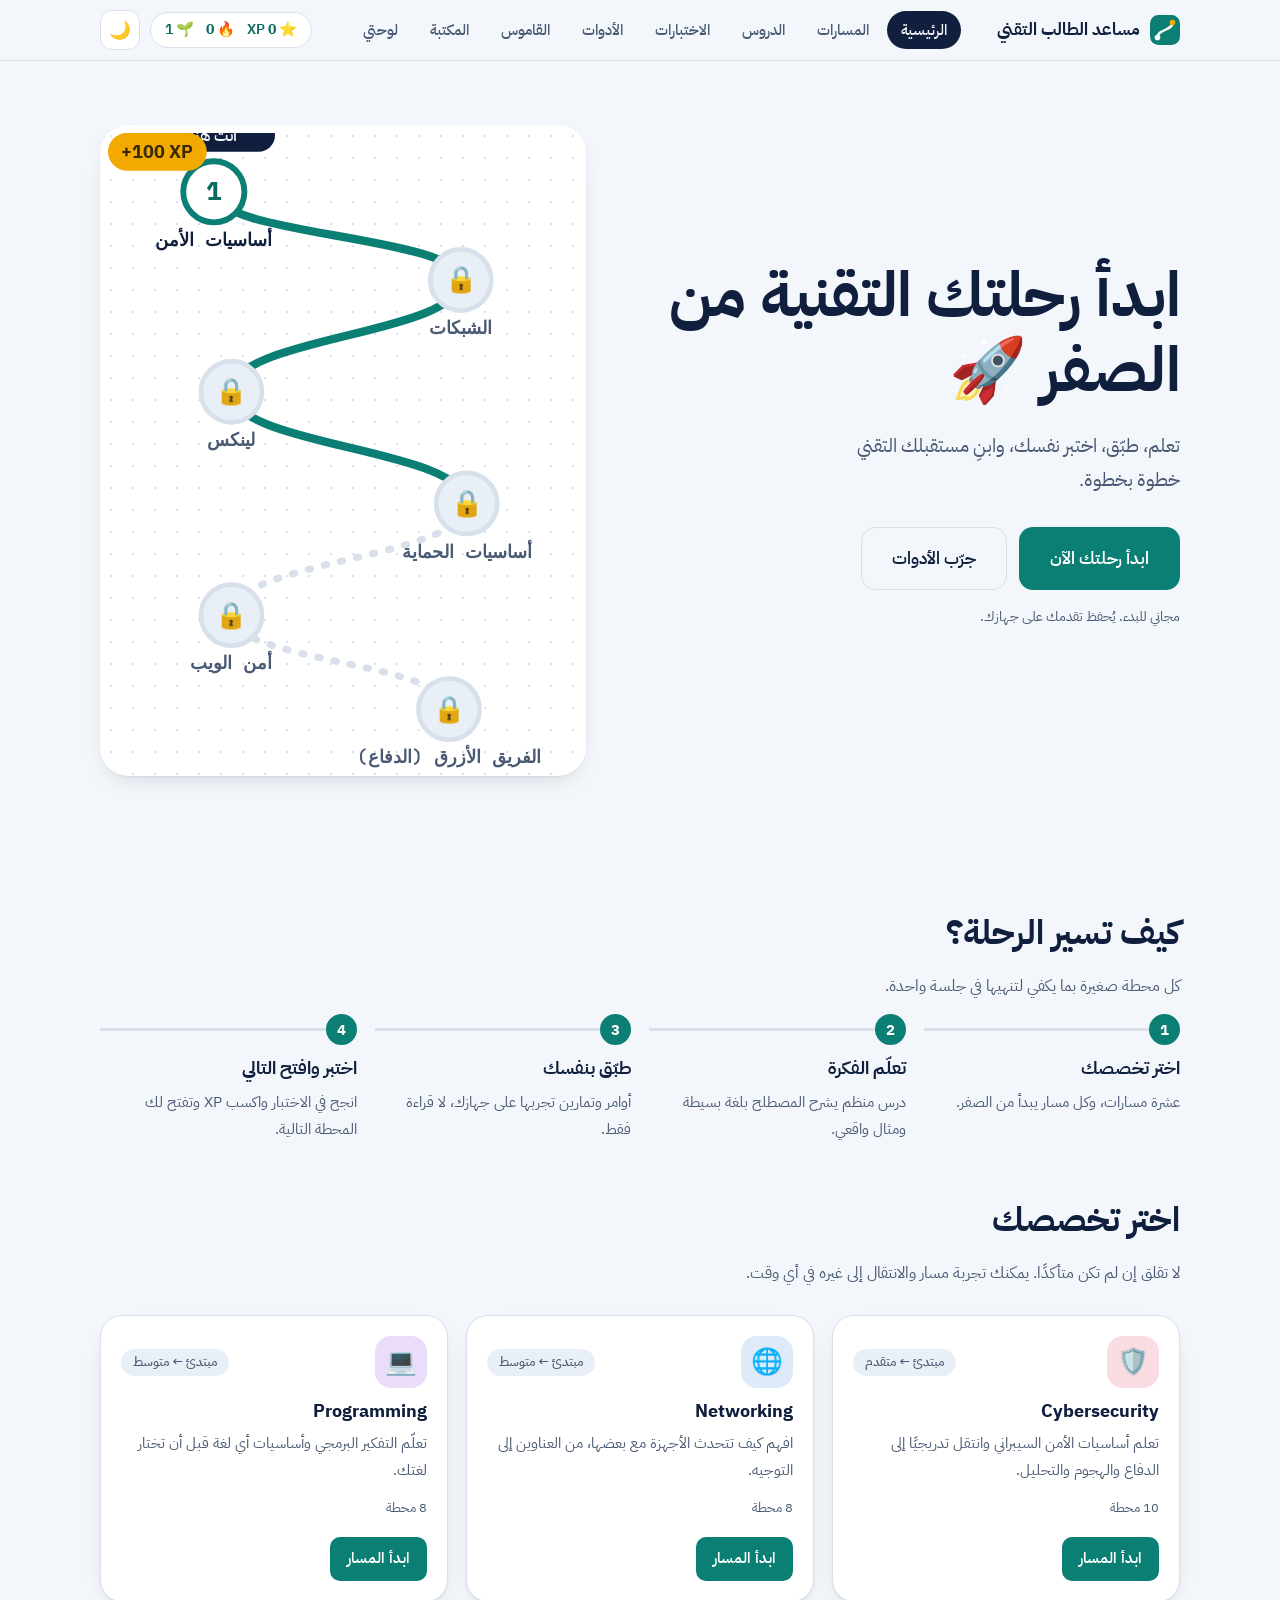
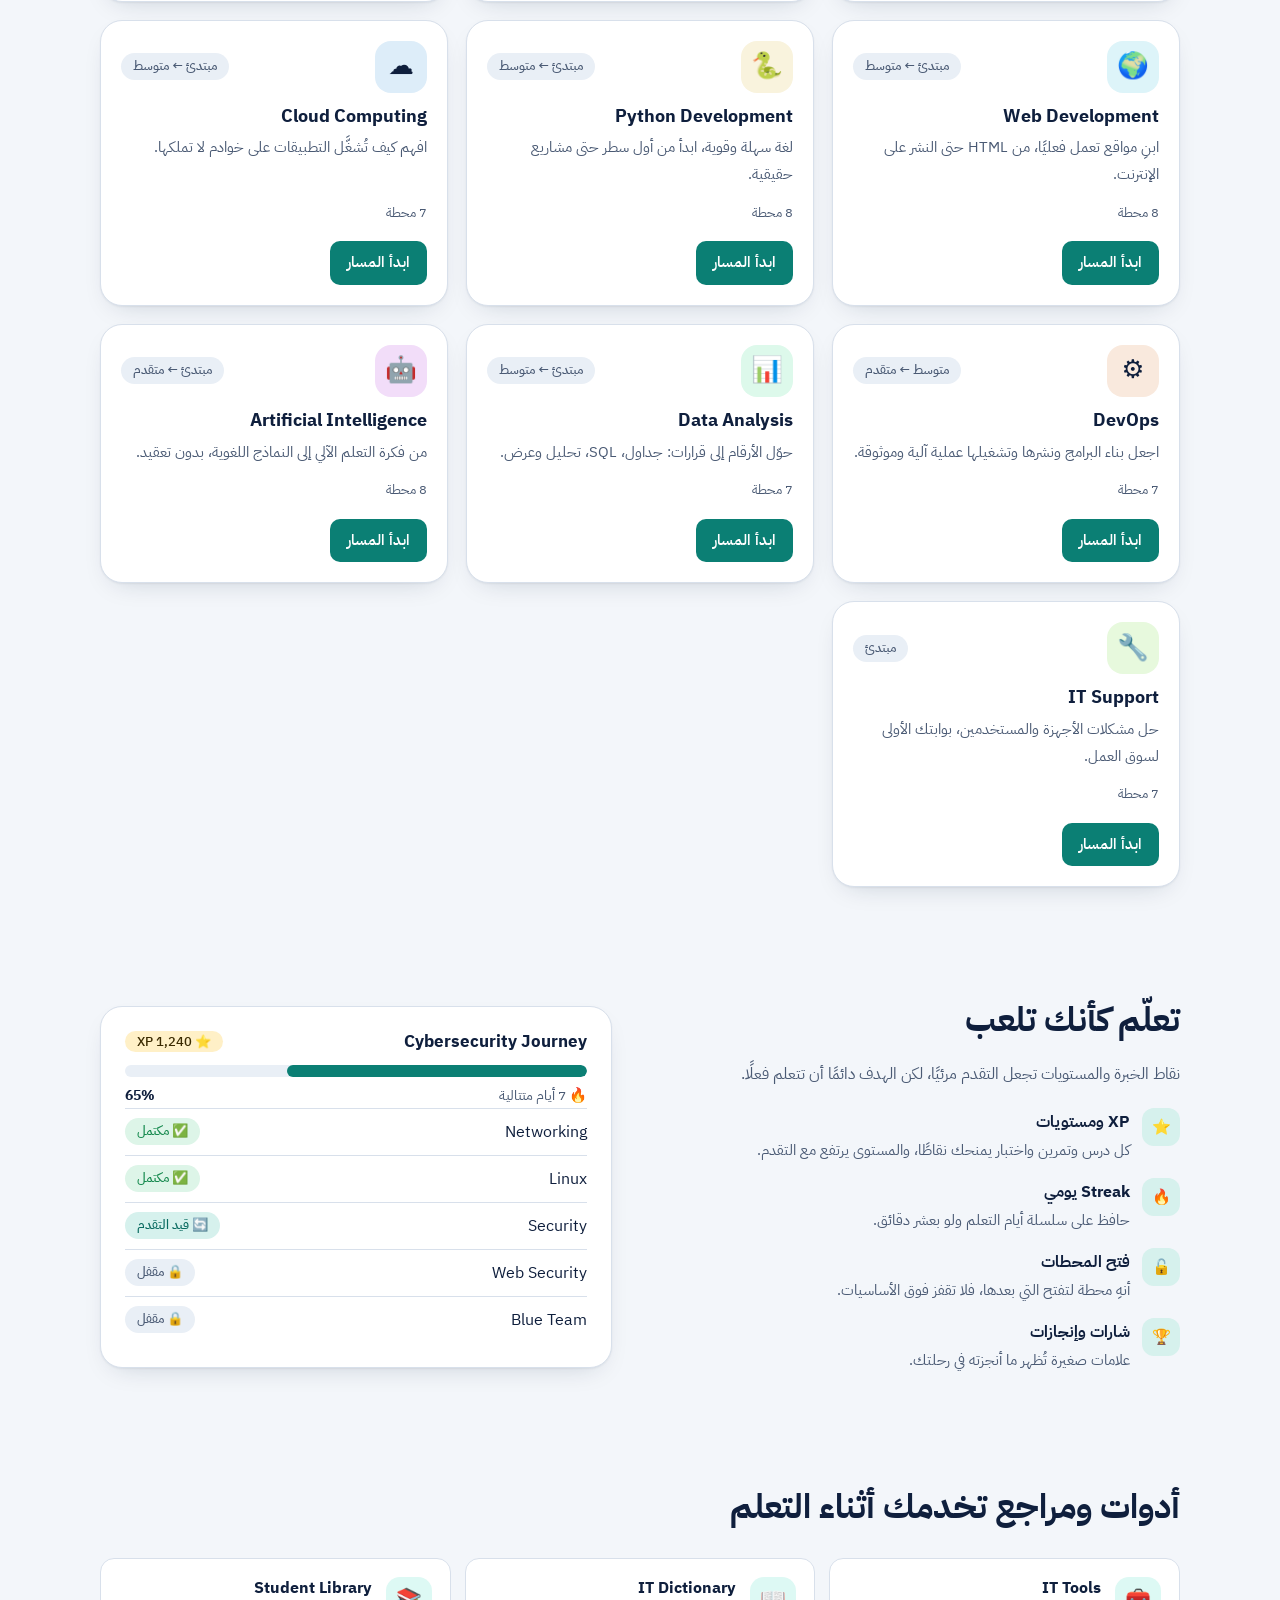
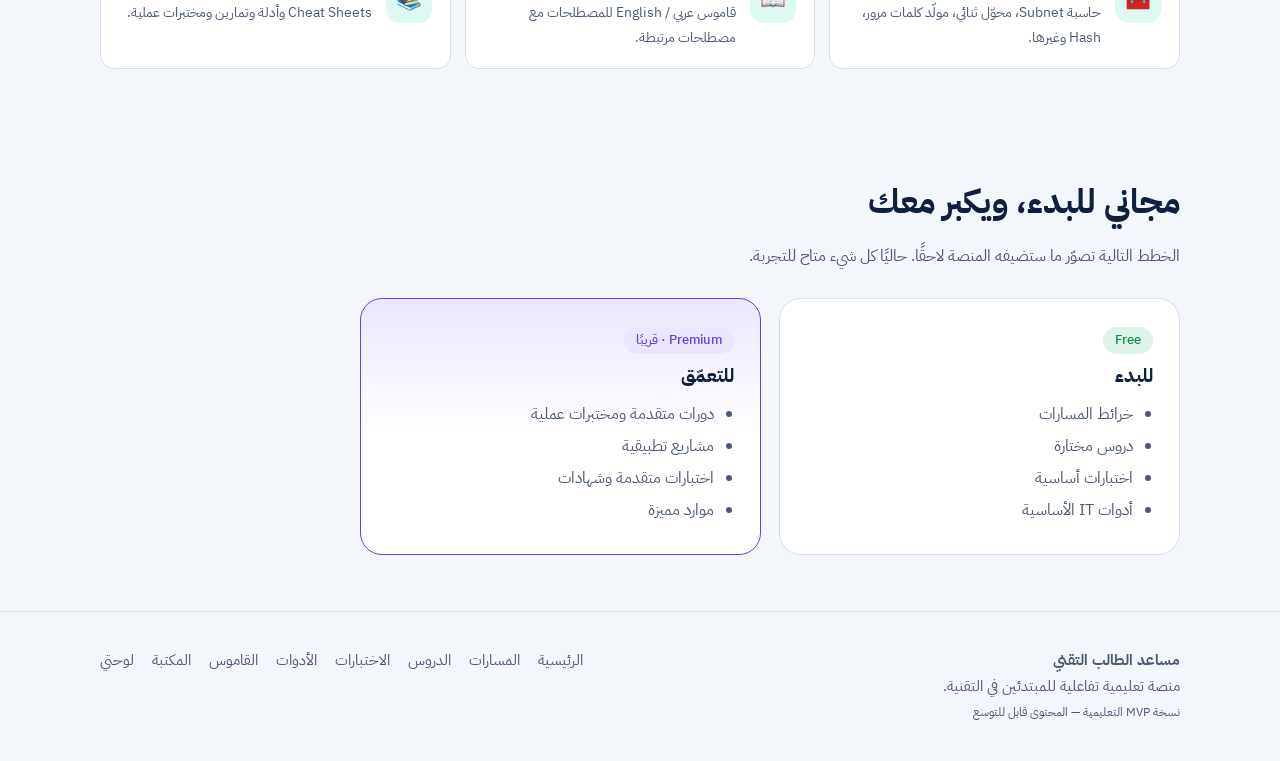
<file: index.html>
<!DOCTYPE html>
<html lang="ar" dir="rtl">
<head>
<meta charset="utf-8">
<meta name="viewport" content="width=device-width, initial-scale=1">
<title>مساعد الطالب التقني — ابدأ رحلتك التقنية من الصفر</title>
<meta name="description" content="منصة تعليمية تفاعلية تساعد المبتدئين على اختيار تخصصهم التقني والتقدم فيه عبر خريطة طريق، دروس، اختبارات وأدوات.">
<script>try{document.documentElement.dataset.theme=localStorage.getItem('mst:theme')||(matchMedia('(prefers-color-scheme:dark)').matches?'dark':'light')}catch(e){}</script>
<link rel="preconnect" href="https://fonts.googleapis.com">
<link rel="preconnect" href="https://fonts.gstatic.com" crossorigin>
<link href="https://fonts.googleapis.com/css2?family=IBM+Plex+Sans+Arabic:wght@400;500;600;700&family=JetBrains+Mono:wght@500;700&display=swap" rel="stylesheet">
<link rel="stylesheet" href="css/style.css">
</head>
<body data-page="home">
<div id="app-header"></div>

<main id="main">
  <section class="hero">
    <div class="wrap hero-grid">
      <div>
        <h1>ابدأ رحلتك التقنية من الصفر 🚀</h1>
        <p class="lead">تعلم، طبّق، اختبر نفسك، وابنِ مستقبلك التقني خطوة بخطوة.</p>
        <div class="hero-cta">
          <a class="btn btn-lg" href="roadmap.html">ابدأ رحلتك الآن</a>
          <a class="btn btn-lg btn-ghost" href="tools.html">جرّب الأدوات</a>
        </div>
        <p class="hero-note">مجاني للبدء. يُحفظ تقدمك على جهازك.</p>
      </div>
      <div class="trail-card" id="hero-trail" aria-label="رسم توضيحي لخريطة رحلة تعلم"></div>
    </div>
  </section>

  <section class="section">
    <div class="wrap">
      <div class="section-head"><h2>كيف تسير الرحلة؟</h2><p>كل محطة صغيرة بما يكفي لتنهيها في جلسة واحدة.</p></div>
      <div class="steps">
        <div class="step"><h3>اختر تخصصك</h3><p>عشرة مسارات، وكل مسار يبدأ من الصفر.</p></div>
        <div class="step"><h3>تعلّم الفكرة</h3><p>درس منظم يشرح المصطلح بلغة بسيطة ومثال واقعي.</p></div>
        <div class="step"><h3>طبّق بنفسك</h3><p>أوامر وتمارين تجربها على جهازك، لا قراءة فقط.</p></div>
        <div class="step"><h3>اختبر وافتح التالي</h3><p>انجح في الاختبار واكسب XP وتفتح لك المحطة التالية.</p></div>
      </div>
    </div>
  </section>

  <section class="section" id="tracks" style="padding-block-start:0">
    <div class="wrap">
      <div class="section-head"><h2>اختر تخصصك</h2><p>لا تقلق إن لم تكن متأكدًا. يمكنك تجربة مسار والانتقال إلى غيره في أي وقت.</p></div>
      <div class="track-grid" id="track-grid"></div>
    </div>
  </section>

  <section class="section">
    <div class="wrap split">
      <div>
        <div class="section-head" style="margin:0 0 20px"><h2>تعلّم كأنك تلعب</h2><p>نقاط الخبرة والمستويات تجعل التقدم مرئيًا، لكن الهدف دائمًا أن تتعلم فعلًا.</p></div>
        <ul class="bullets">
          <li><span class="ic">⭐</span><div><b>XP ومستويات</b><span>كل درس وتمرين واختبار يمنحك نقاطًا، والمستوى يرتفع مع التقدم.</span></div></li>
          <li><span class="ic">🔥</span><div><b>Streak يومي</b><span>حافظ على سلسلة أيام التعلم ولو بعشر دقائق.</span></div></li>
          <li><span class="ic">🔓</span><div><b>فتح المحطات</b><span>أنهِ محطة لتفتح التي بعدها، فلا تقفز فوق الأساسيات.</span></div></li>
          <li><span class="ic">🏆</span><div><b>شارات وإنجازات</b><span>علامات صغيرة تُظهر ما أنجزته في رحلتك.</span></div></li>
        </ul>
      </div>
      <div class="preview" aria-label="مثال على شكل التقدم">
        <h3><span>Cybersecurity Journey</span><span class="chip xp">⭐ 1,240 XP</span></h3>
        <div class="bar" style="margin-block-start:12px"><i style="width:65%"></i></div>
        <div style="display:flex;justify-content:space-between;font-size:.9rem;margin-block:6px 0"><span class="muted">🔥 7 أيام متتالية</span><b>65%</b></div>
        <div class="row"><span>Networking</span><span class="st chip ok">✅ مكتمل</span></div>
        <div class="row"><span>Linux</span><span class="st chip ok">✅ مكتمل</span></div>
        <div class="row"><span>Security</span><span class="st chip brand">🔄 قيد التقدم</span></div>
        <div class="row"><span>Web Security</span><span class="st chip">🔒 مقفل</span></div>
        <div class="row"><span>Blue Team</span><span class="st chip">🔒 مقفل</span></div>
      </div>
    </div>
  </section>

  <section class="section">
    <div class="wrap">
      <div class="section-head"><h2>أدوات ومراجع تخدمك أثناء التعلم</h2></div>
      <div class="list-grid">
        <a class="item-card" href="tools.html"><span class="ic">🧰</span><div><h3>IT Tools</h3><p>حاسبة Subnet، محوّل ثنائي، مولّد كلمات مرور، Hash وغيرها.</p></div></a>
        <a class="item-card" href="dictionary.html"><span class="ic">📖</span><div><h3>IT Dictionary</h3><p>قاموس عربي / English للمصطلحات مع مصطلحات مرتبطة.</p></div></a>
        <a class="item-card" href="library.html"><span class="ic">📚</span><div><h3>Student Library</h3><p>Cheat Sheets وأدلة وتمارين ومختبرات عملية.</p></div></a>
      </div>
    </div>
  </section>

  <section class="section">
    <div class="wrap">
      <div class="section-head"><h2>مجاني للبدء، ويكبر معك</h2><p>الخطط التالية تصوّر ما ستضيفه المنصة لاحقًا. حاليًا كل شيء متاح للتجربة.</p></div>
      <div class="plans">
        <div class="plan"><span class="chip ok">Free</span><h3 style="margin-block-start:10px">للبدء</h3>
          <ul><li>خرائط المسارات</li><li>دروس مختارة</li><li>اختبارات أساسية</li><li>أدوات IT الأساسية</li></ul></div>
        <div class="plan pro"><span class="chip premium">Premium · قريبًا</span><h3 style="margin-block-start:10px">للتعمّق</h3>
          <ul><li>دورات متقدمة ومختبرات عملية</li><li>مشاريع تطبيقية</li><li>اختبارات متقدمة وشهادات</li><li>موارد مميزة</li></ul></div>
      </div>
    </div>
  </section>
</main>

<div id="app-footer"></div>
<script src="js/data.js"></script>
<script src="js/app.js"></script>
<script src="js/home.js"></script>
</body>
</html>
</file>
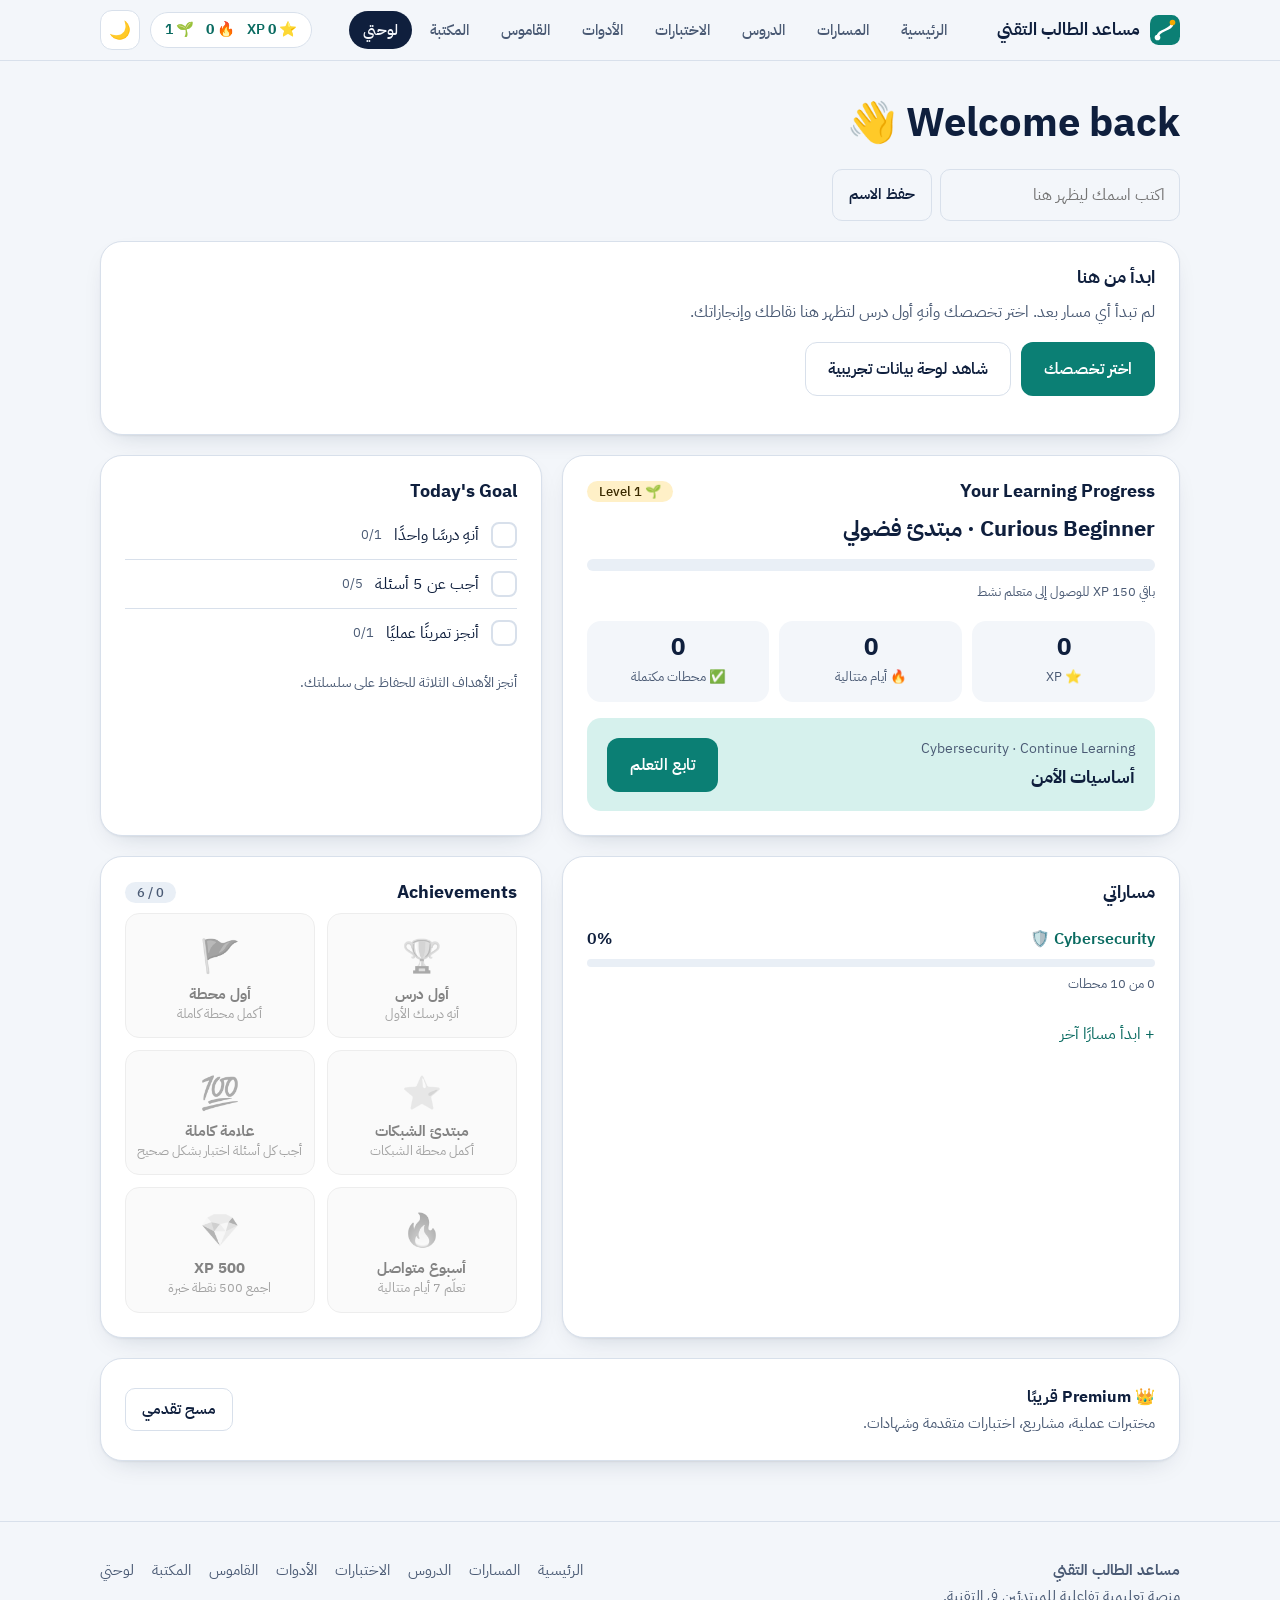
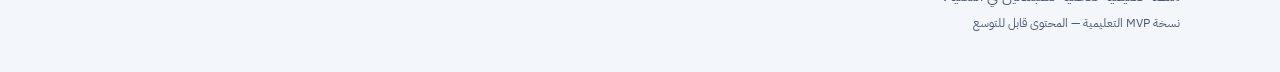
<file: dashboard.html>
<!DOCTYPE html>
<html lang="ar" dir="rtl">
<head>
<meta charset="utf-8">
<meta name="viewport" content="width=device-width, initial-scale=1">
<title>لوحتي — مساعد الطالب التقني</title>
<script>try{document.documentElement.dataset.theme=localStorage.getItem('mst:theme')||(matchMedia('(prefers-color-scheme:dark)').matches?'dark':'light')}catch(e){}</script>
<link rel="preconnect" href="https://fonts.googleapis.com">
<link rel="preconnect" href="https://fonts.gstatic.com" crossorigin>
<link href="https://fonts.googleapis.com/css2?family=IBM+Plex+Sans+Arabic:wght@400;500;600;700&family=JetBrains+Mono:wght@500;700&display=swap" rel="stylesheet">
<link rel="stylesheet" href="css/style.css">
</head>
<body data-page="dashboard">
<div id="app-header"></div>
<main class="wrap" id="dash-root"></main>
<div id="app-footer"></div>
<script src="js/data.js"></script>
<script src="js/app.js"></script>
<script src="js/dashboard.js"></script>
</body>
</html>
</file>
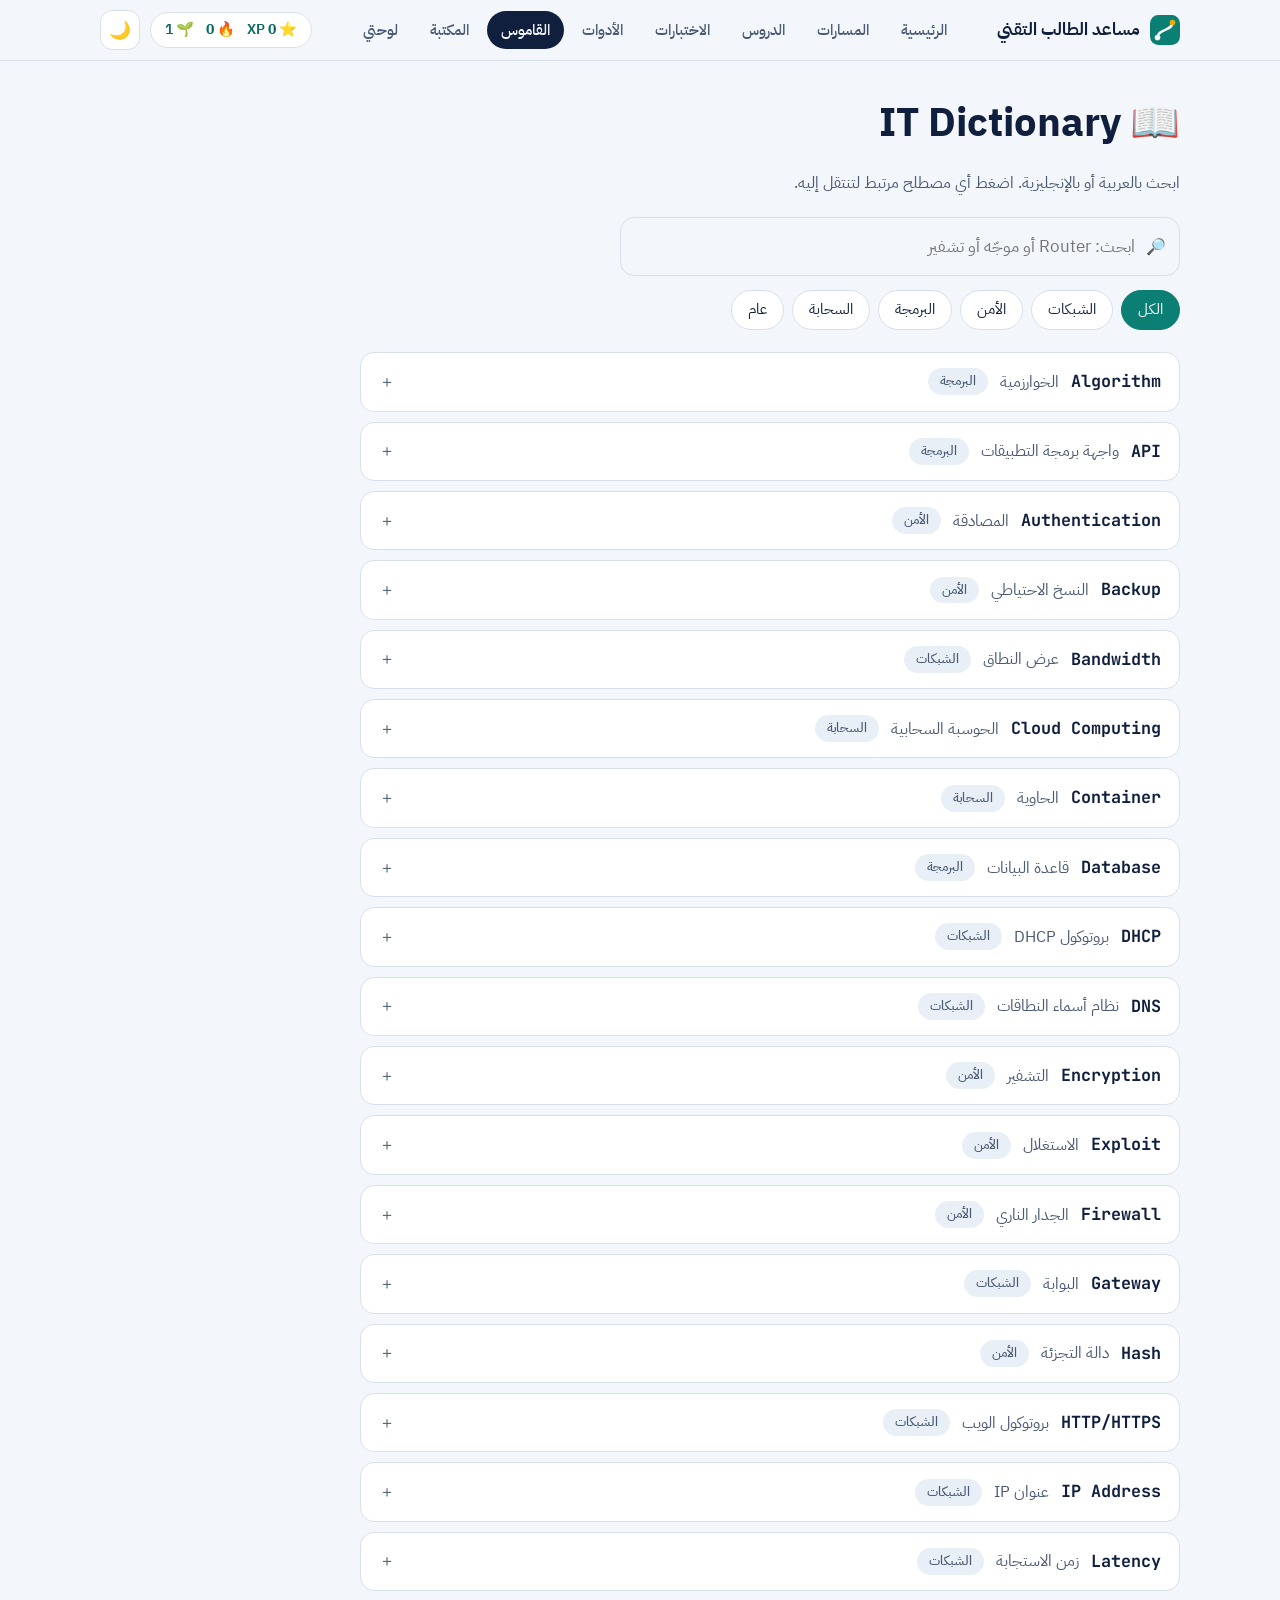
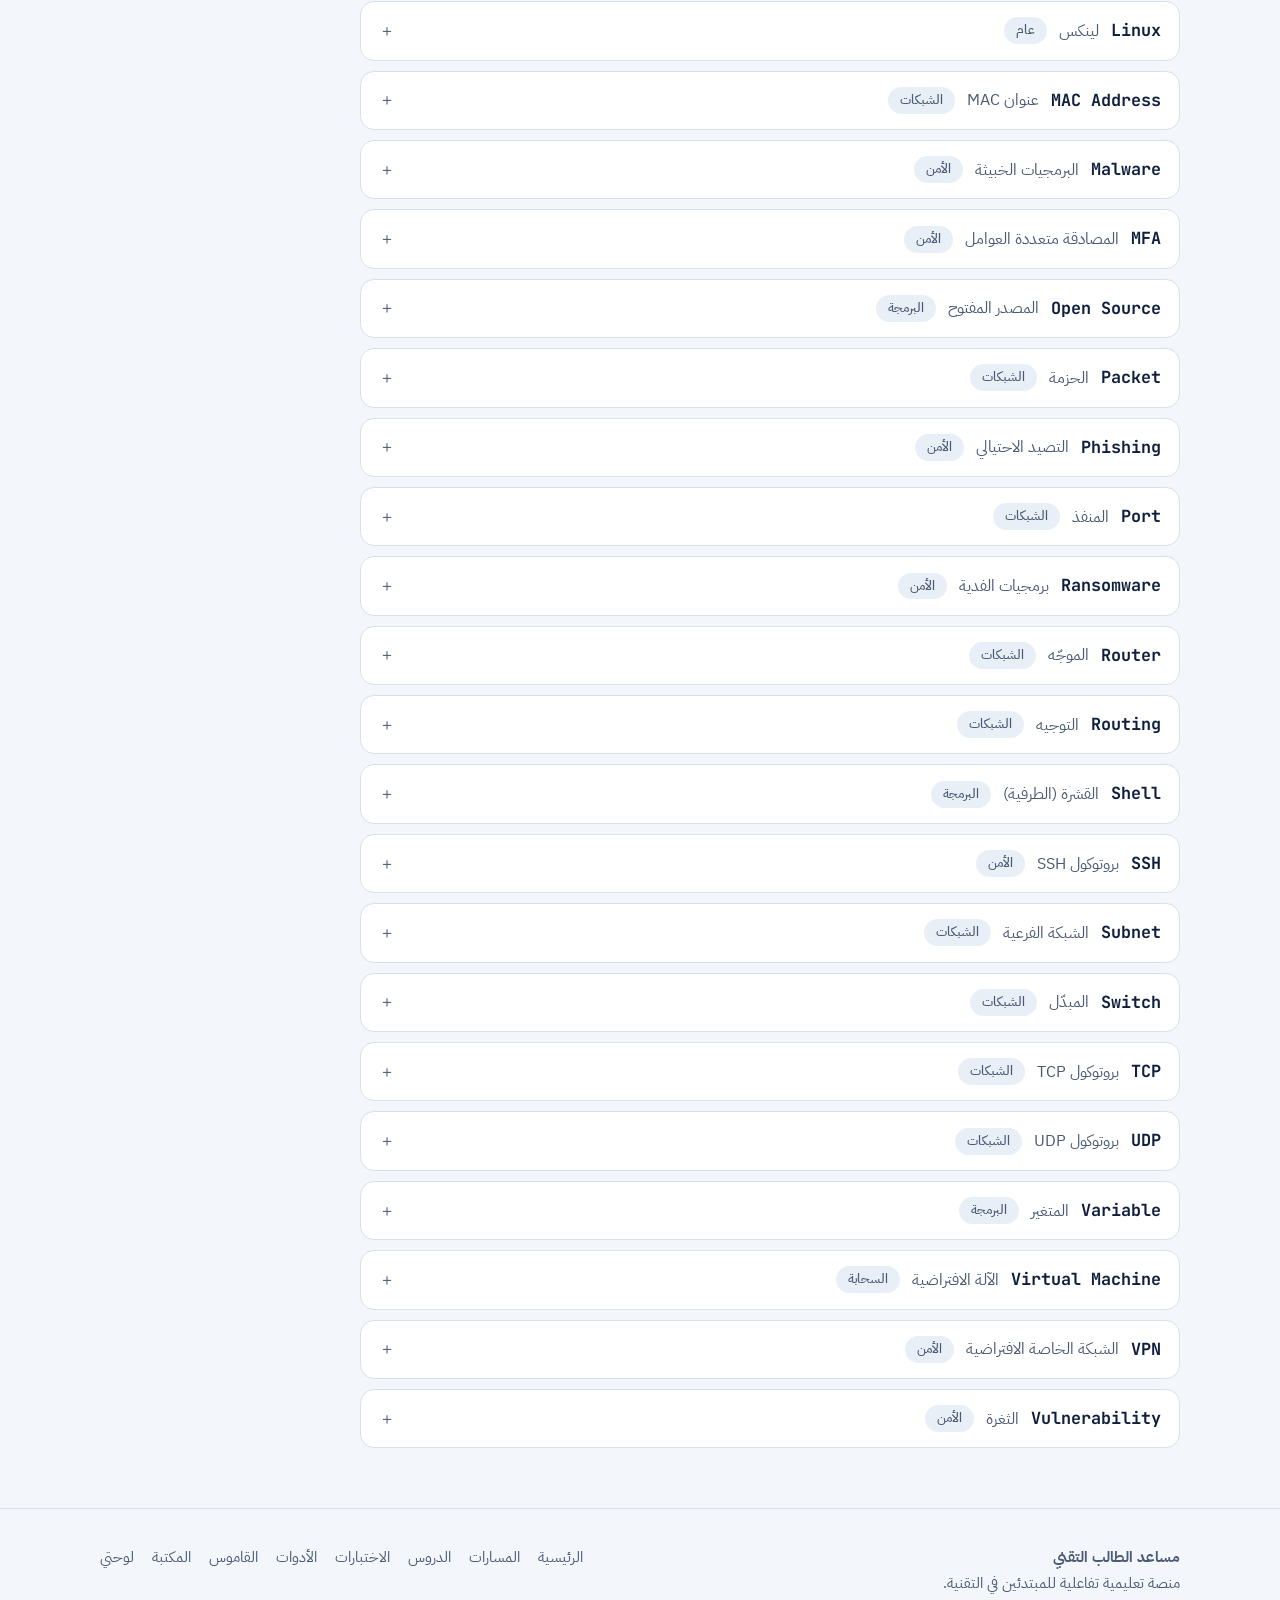
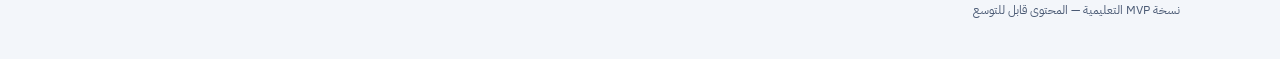
<file: dictionary.html>
<!DOCTYPE html>
<html lang="ar" dir="rtl">
<head>
<meta charset="utf-8">
<meta name="viewport" content="width=device-width, initial-scale=1">
<title>IT Dictionary — مساعد الطالب التقني</title>
<script>try{document.documentElement.dataset.theme=localStorage.getItem('mst:theme')||(matchMedia('(prefers-color-scheme:dark)').matches?'dark':'light')}catch(e){}</script>
<link rel="preconnect" href="https://fonts.googleapis.com">
<link rel="preconnect" href="https://fonts.gstatic.com" crossorigin>
<link href="https://fonts.googleapis.com/css2?family=IBM+Plex+Sans+Arabic:wght@400;500;600;700&family=JetBrains+Mono:wght@500;700&display=swap" rel="stylesheet">
<link rel="stylesheet" href="css/style.css">
</head>
<body data-page="dictionary">
<div id="app-header"></div>
<main class="wrap">
  <div class="page-head"><h1>📖 IT Dictionary</h1>
    <p>ابحث بالعربية أو بالإنجليزية. اضغط أي مصطلح مرتبط لتنتقل إليه.</p></div>
  <div class="search-bar"><label class="sr-only" for="q">بحث</label><input id="q" type="search" placeholder="ابحث: Router أو موجّه أو تشفير" autocomplete="off"></div>
  <div class="filters" id="filters" role="group" aria-label="التصنيف"></div>
  <div class="terms" id="terms" aria-live="polite"></div>
</main>
<div id="app-footer"></div>
<script src="js/data.js"></script>
<script src="js/app.js"></script>
<script src="js/dictionary.js"></script>
</body>
</html>
</file>
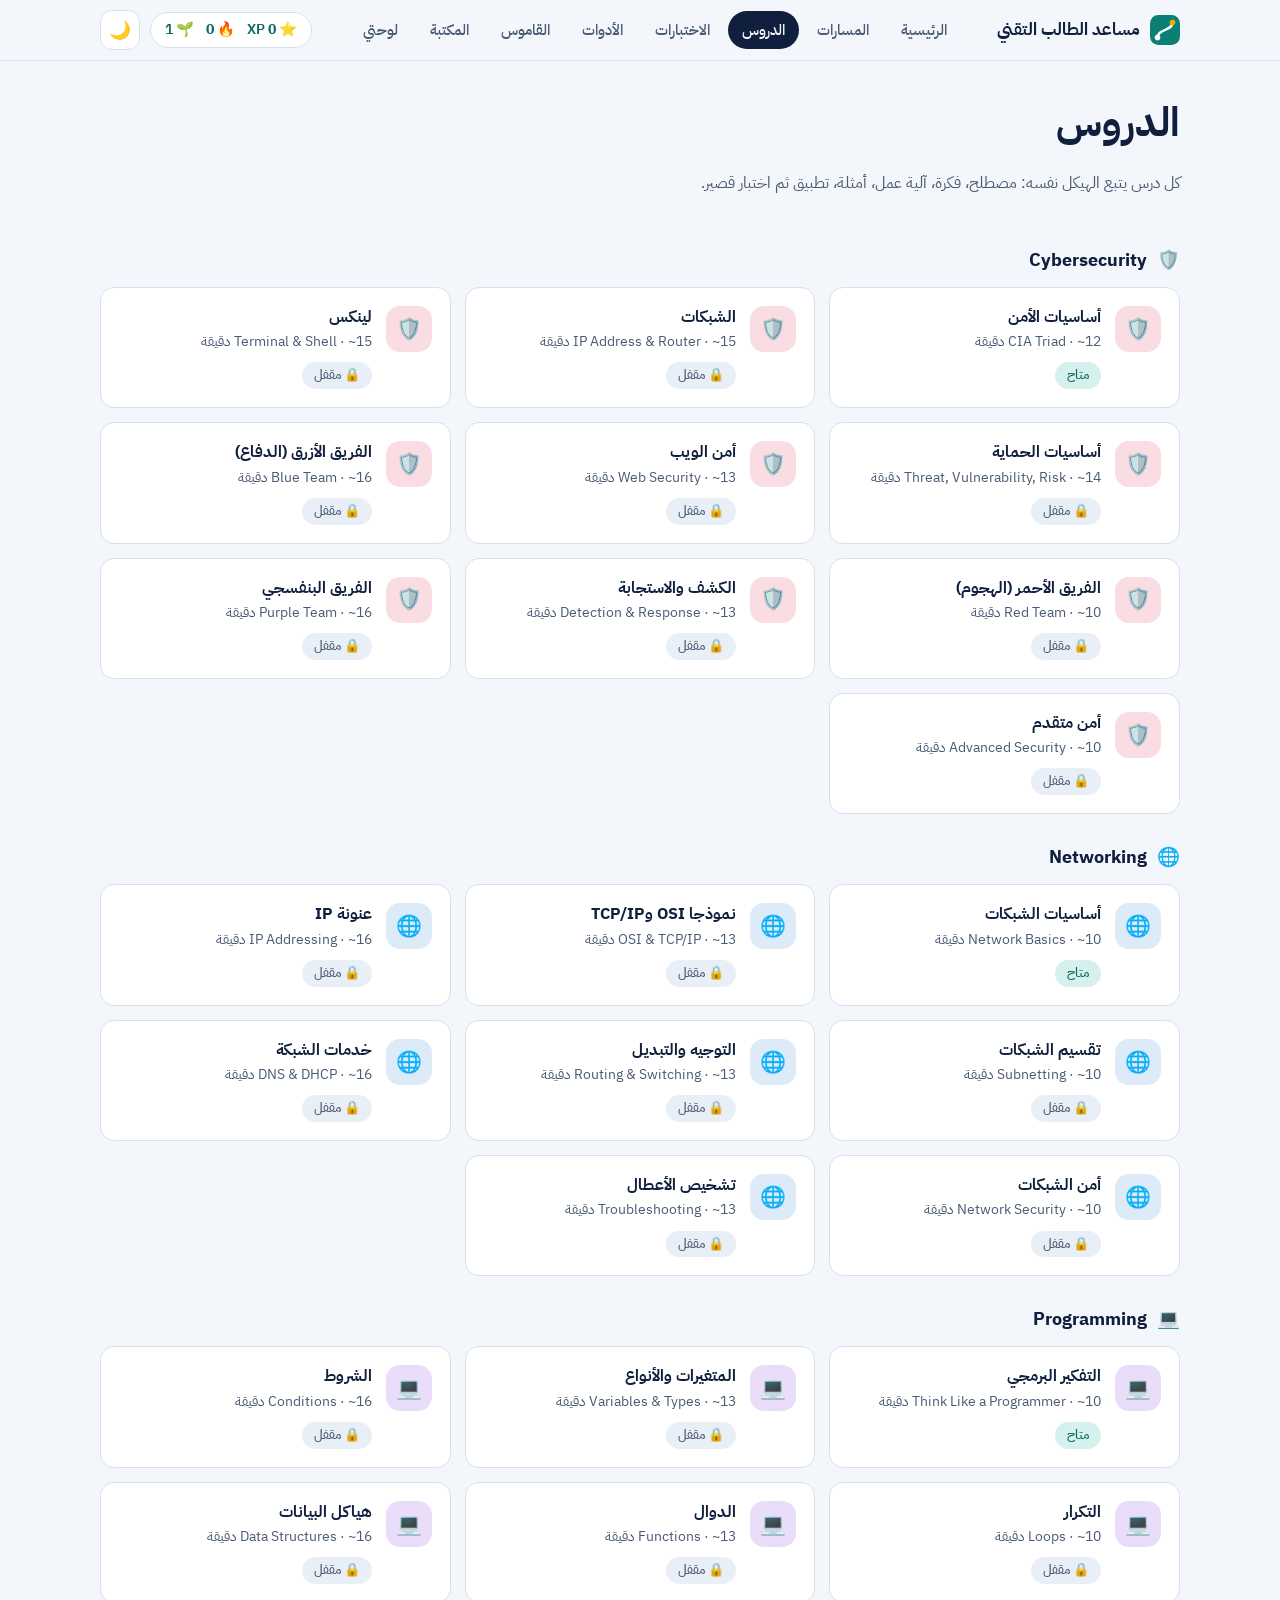
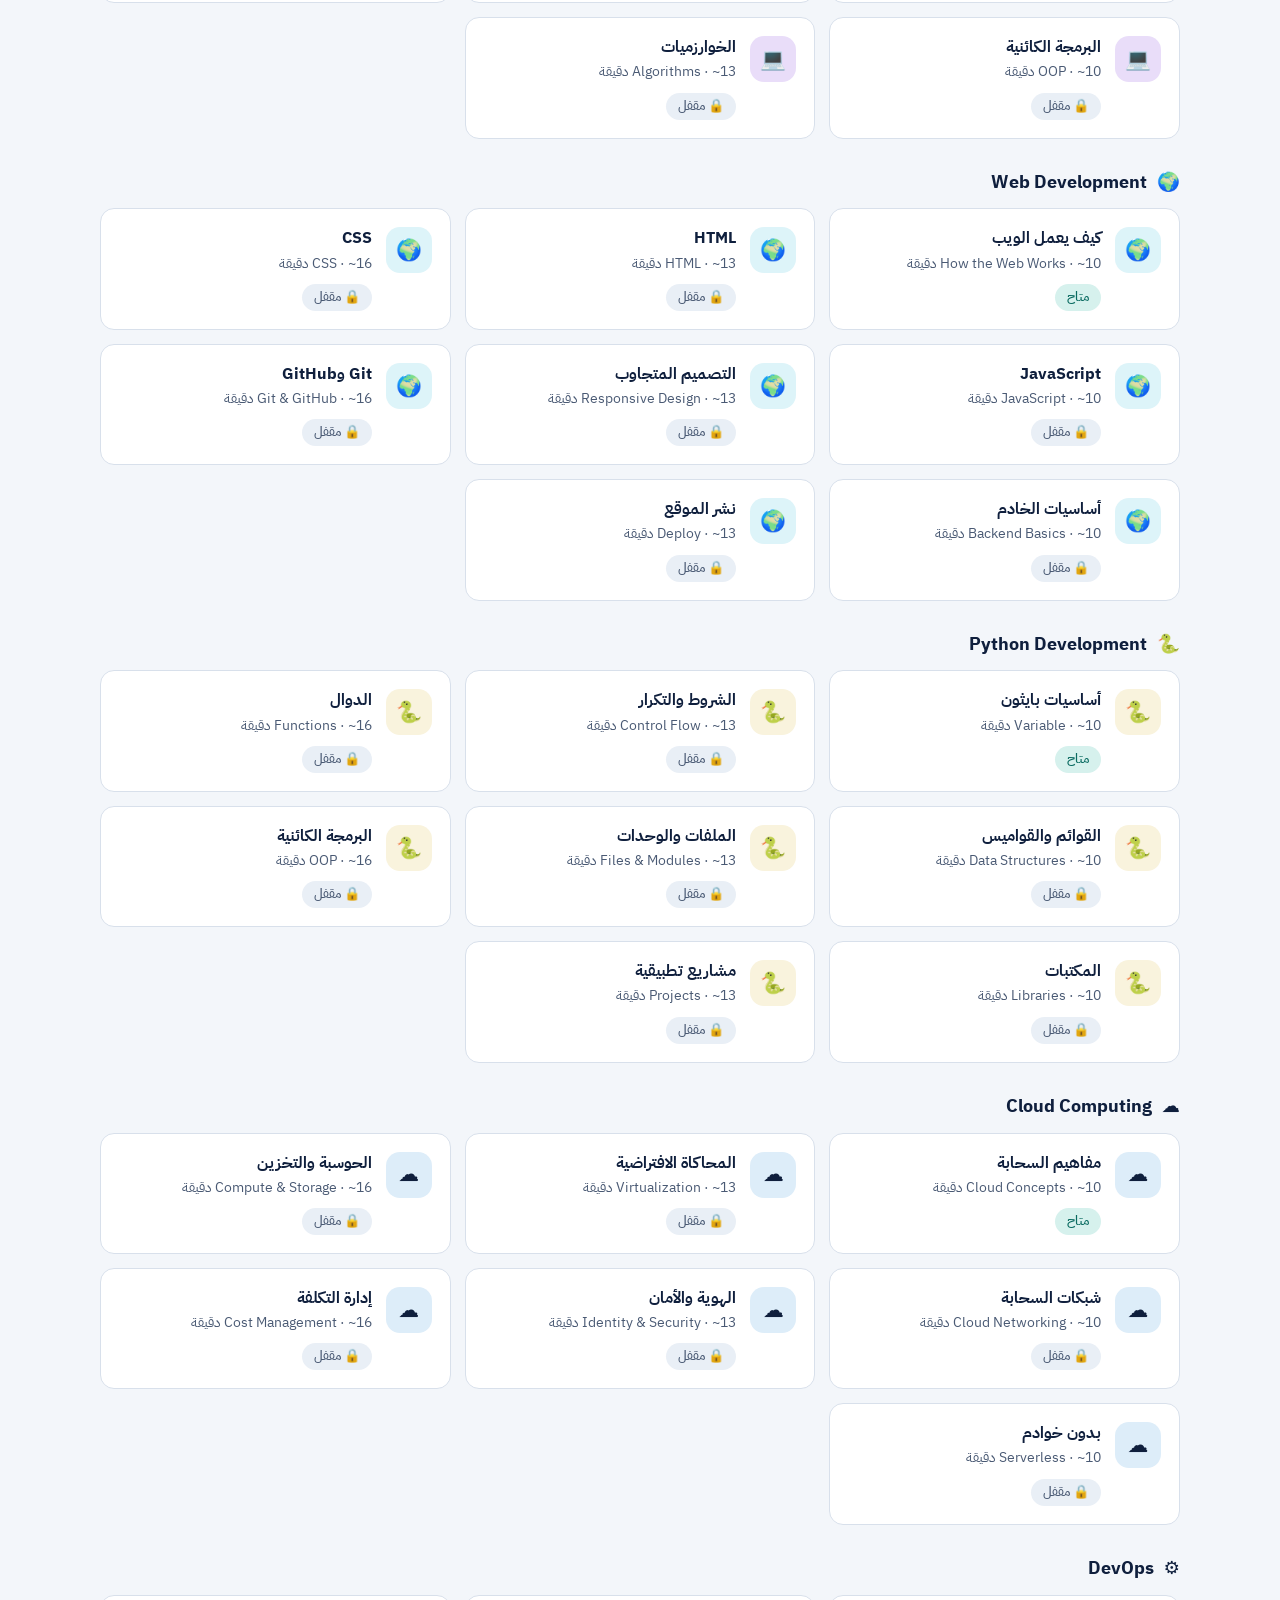
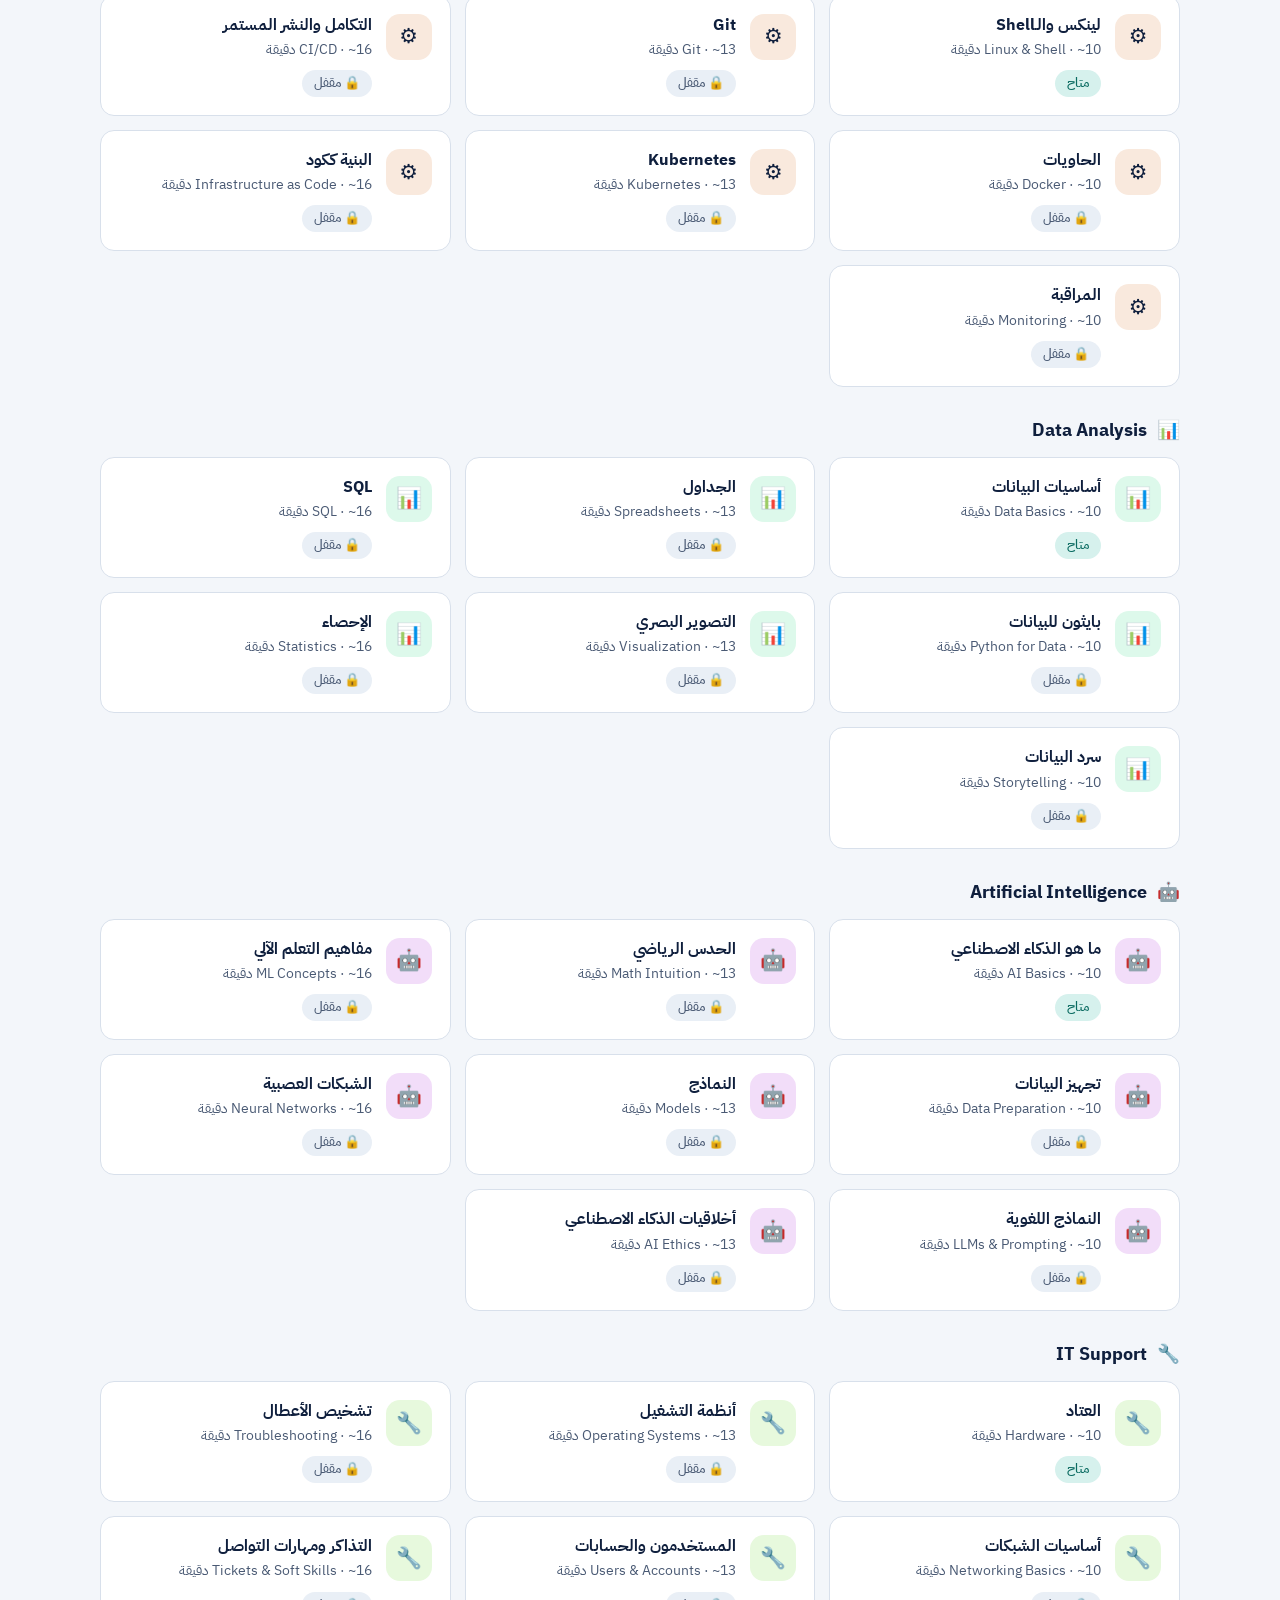
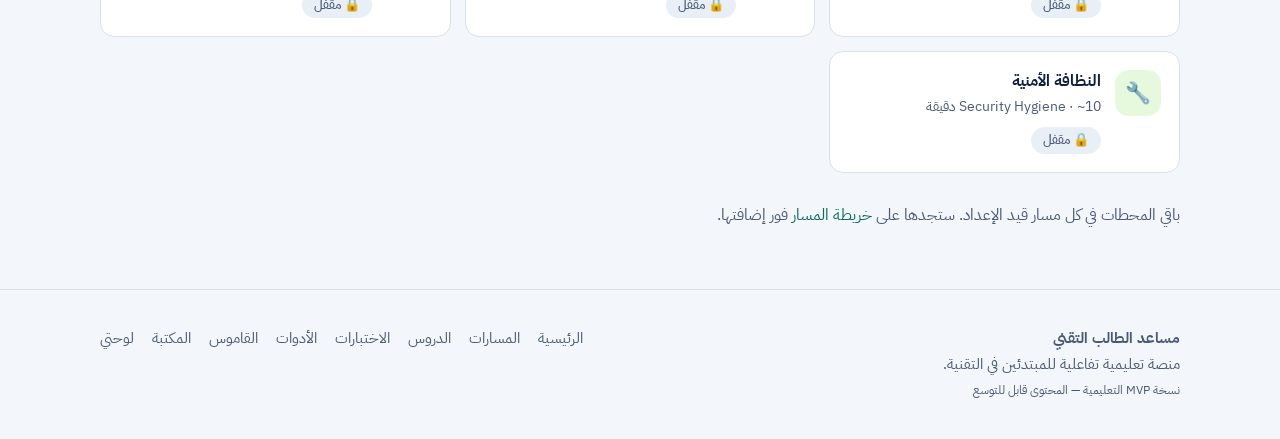
<file: lessons.html>
<!DOCTYPE html>
<html lang="ar" dir="rtl">
<head>
<meta charset="utf-8">
<meta name="viewport" content="width=device-width, initial-scale=1">
<title>الدروس — مساعد الطالب التقني</title>
<script>try{document.documentElement.dataset.theme=localStorage.getItem('mst:theme')||(matchMedia('(prefers-color-scheme:dark)').matches?'dark':'light')}catch(e){}</script>
<link rel="preconnect" href="https://fonts.googleapis.com">
<link rel="preconnect" href="https://fonts.gstatic.com" crossorigin>
<link href="https://fonts.googleapis.com/css2?family=IBM+Plex+Sans+Arabic:wght@400;500;600;700&family=JetBrains+Mono:wght@500;700&display=swap" rel="stylesheet">
<link rel="stylesheet" href="css/style.css">
</head>
<body data-page="lessons">
<div id="app-header"></div>
<main class="wrap" id="lesson-root"></main>
<div id="app-footer"></div>
<script src="js/data.js"></script>
<script src="js/app.js"></script>
<script src="js/lesson.js"></script>
</body>
</html>
</file>
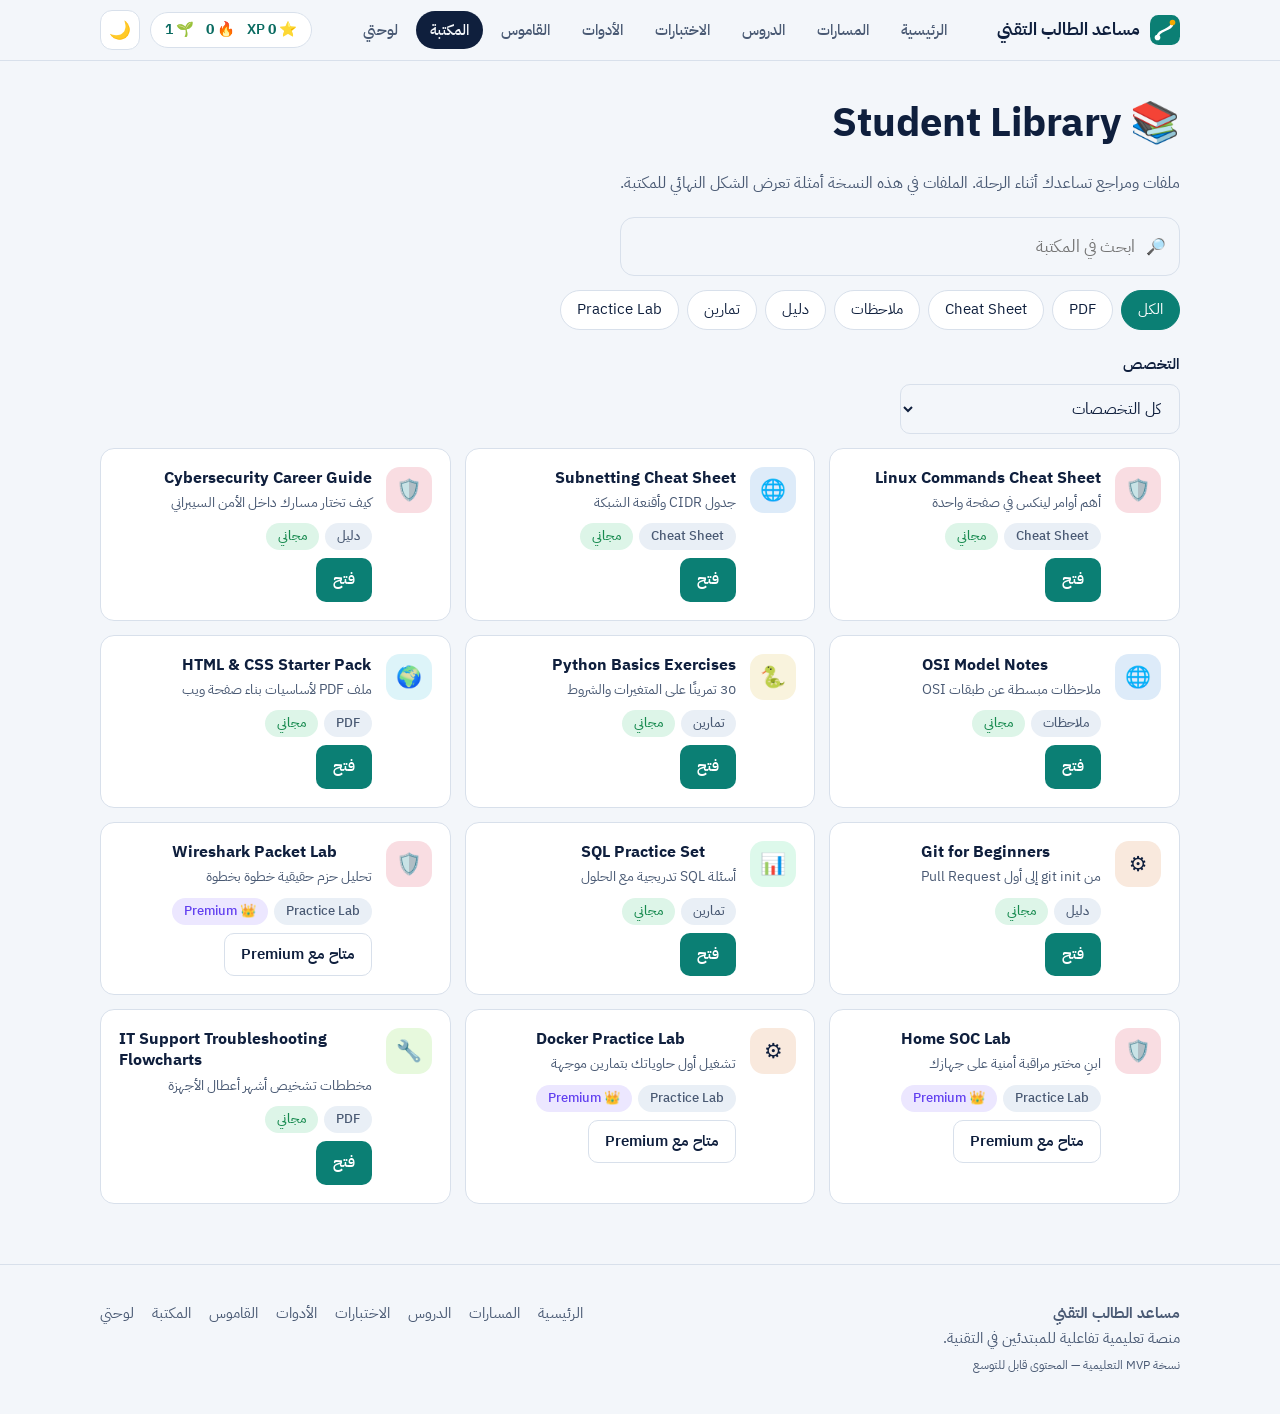
<file: library.html>
<!DOCTYPE html>
<html lang="ar" dir="rtl">
<head>
<meta charset="utf-8">
<meta name="viewport" content="width=device-width, initial-scale=1">
<title>Student Library — مساعد الطالب التقني</title>
<script>try{document.documentElement.dataset.theme=localStorage.getItem('mst:theme')||(matchMedia('(prefers-color-scheme:dark)').matches?'dark':'light')}catch(e){}</script>
<link rel="preconnect" href="https://fonts.googleapis.com">
<link rel="preconnect" href="https://fonts.gstatic.com" crossorigin>
<link href="https://fonts.googleapis.com/css2?family=IBM+Plex+Sans+Arabic:wght@400;500;600;700&family=JetBrains+Mono:wght@500;700&display=swap" rel="stylesheet">
<link rel="stylesheet" href="css/style.css">
</head>
<body data-page="library">
<div id="app-header"></div>
<main class="wrap" style="padding-block-end:60px">
  <div class="page-head"><h1>📚 Student Library</h1>
    <p>ملفات ومراجع تساعدك أثناء الرحلة. الملفات في هذه النسخة أمثلة تعرض الشكل النهائي للمكتبة.</p></div>
  <div class="search-bar"><label class="sr-only" for="lq">بحث</label><input id="lq" type="search" placeholder="ابحث في المكتبة" autocomplete="off"></div>
  <div class="filters" id="types" role="group" aria-label="نوع المورد"></div>
  <div class="field" style="max-width:280px"><label for="ltrack">التخصص</label><select id="ltrack"></select></div>
  <div class="list-grid" id="lib-grid"></div>
  <div class="ad-slot" data-slot="library-inline">مساحة إعلانية</div>
</main>
<div id="app-footer"></div>
<script src="js/data.js"></script>
<script src="js/app.js"></script>
<script src="js/library.js"></script>
</body>
</html>
</file>
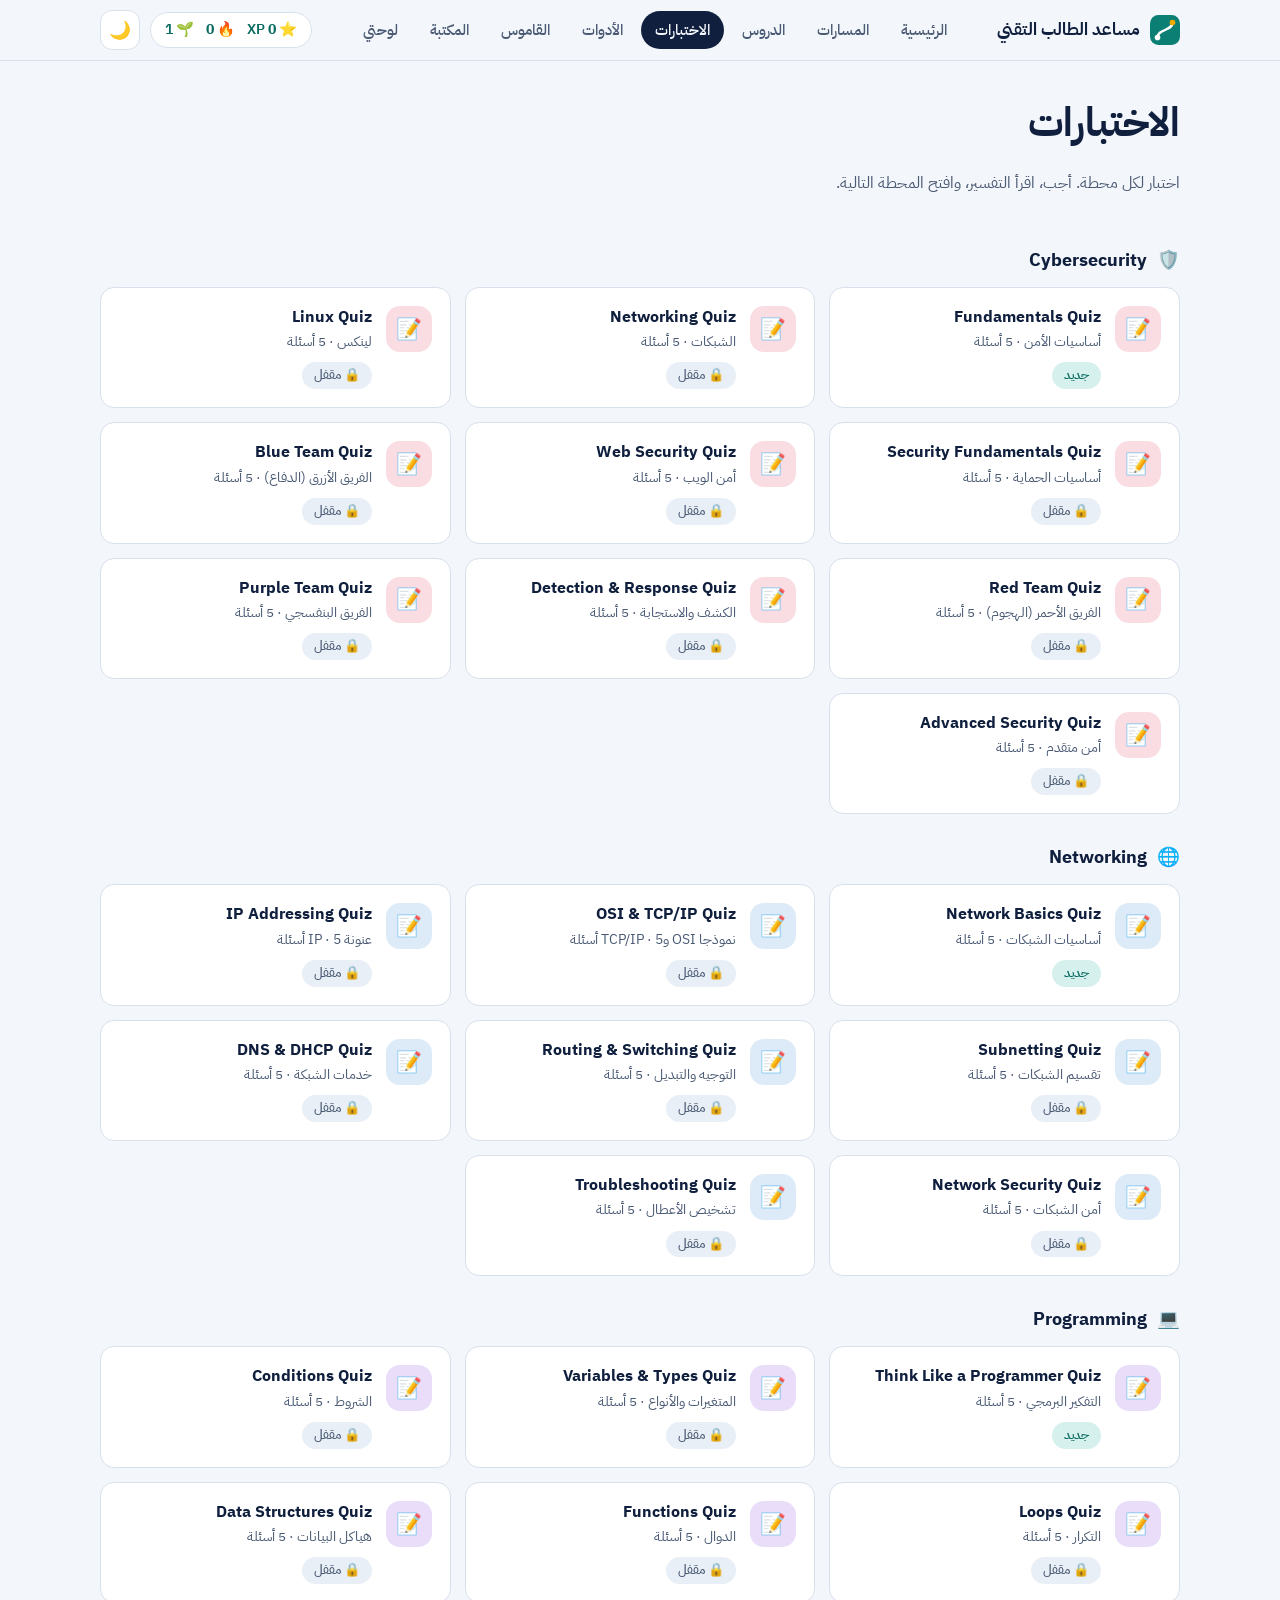
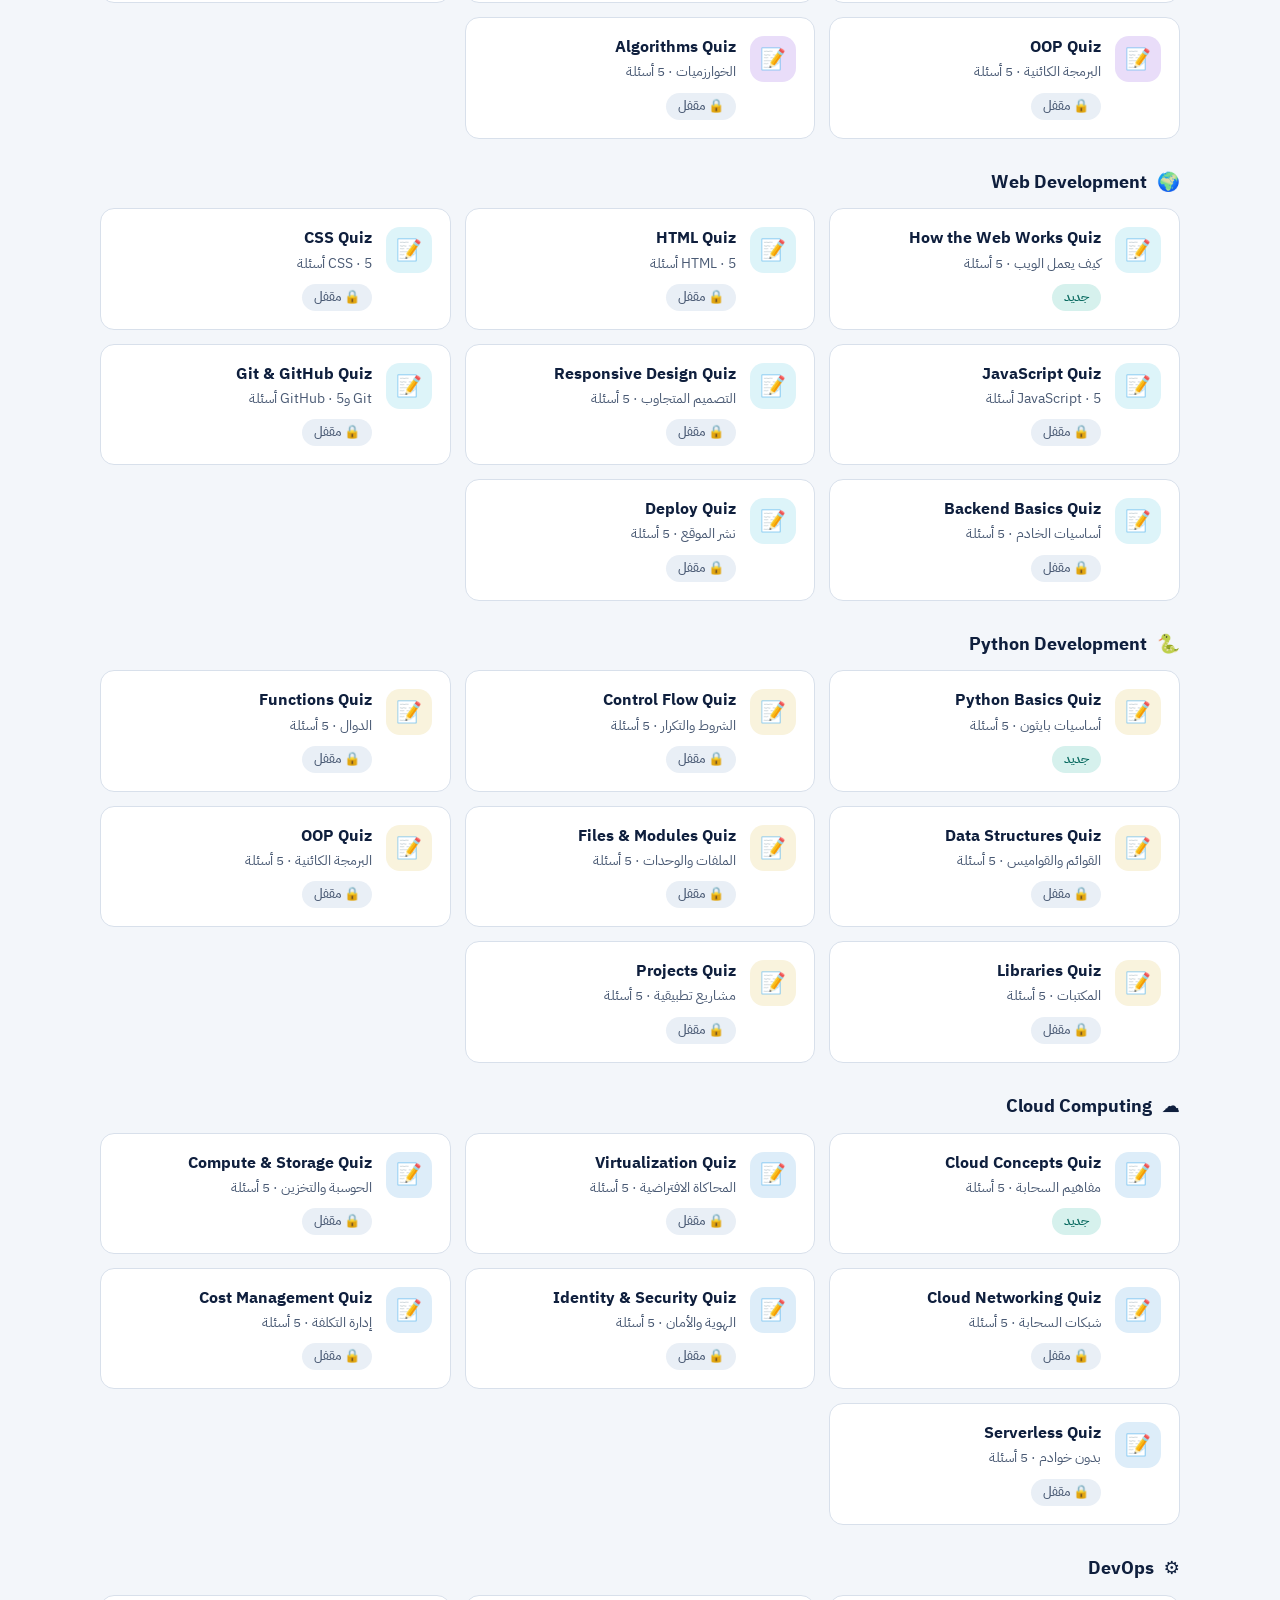
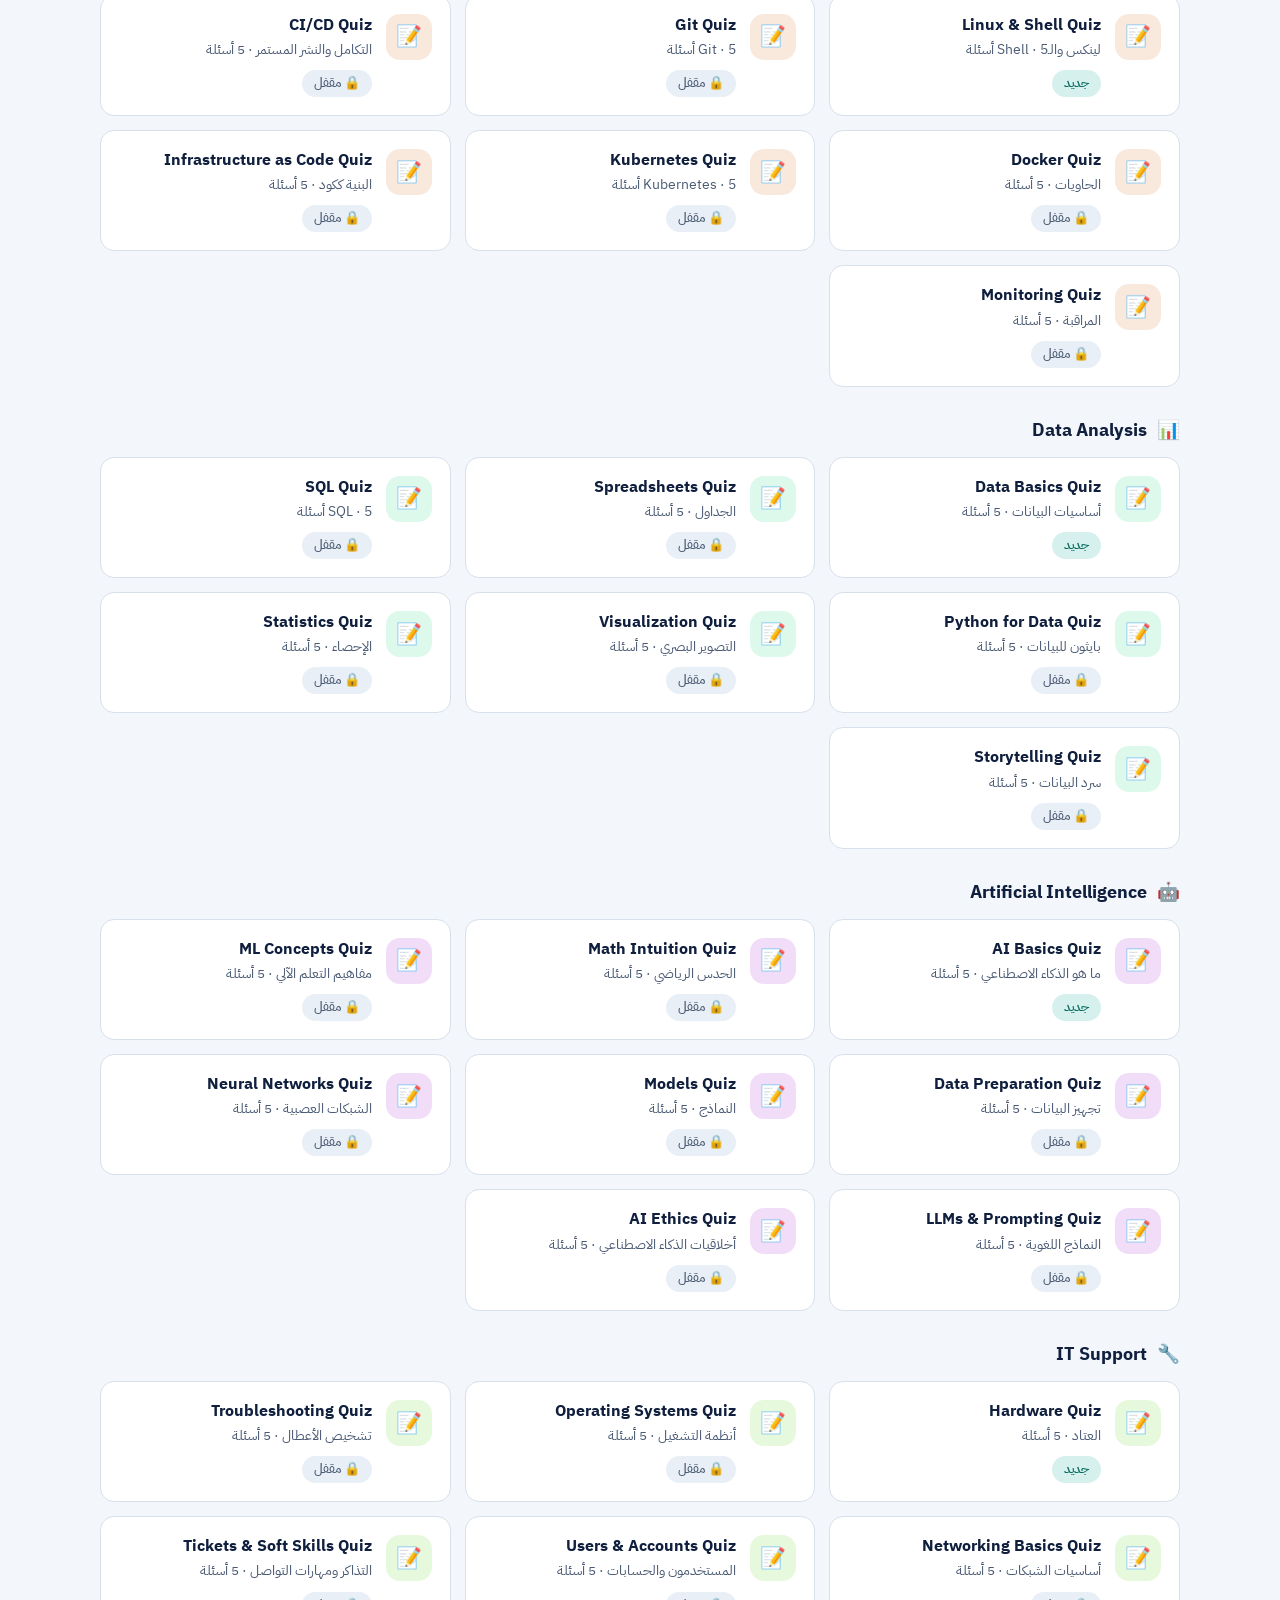
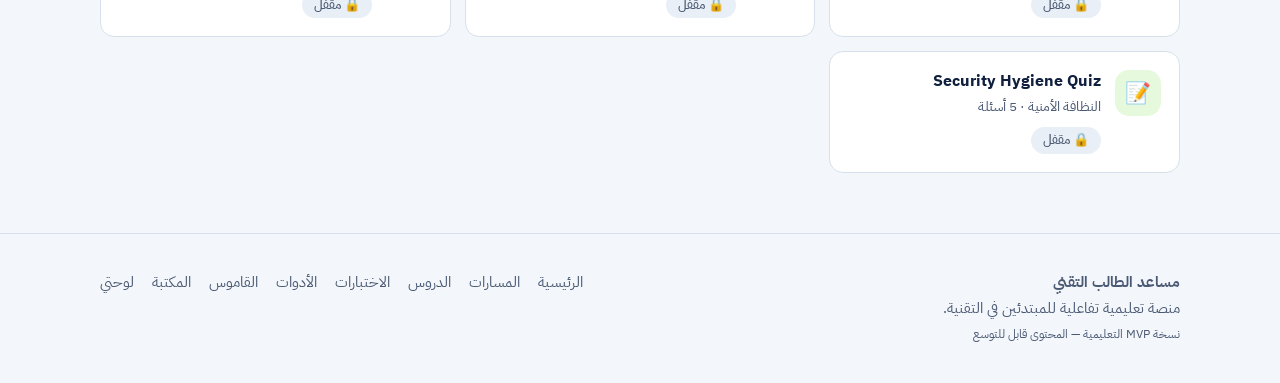
<file: quizzes.html>
<!DOCTYPE html>
<html lang="ar" dir="rtl">
<head>
<meta charset="utf-8">
<meta name="viewport" content="width=device-width, initial-scale=1">
<title>الاختبارات — مساعد الطالب التقني</title>
<script>try{document.documentElement.dataset.theme=localStorage.getItem('mst:theme')||(matchMedia('(prefers-color-scheme:dark)').matches?'dark':'light')}catch(e){}</script>
<link rel="preconnect" href="https://fonts.googleapis.com">
<link rel="preconnect" href="https://fonts.gstatic.com" crossorigin>
<link href="https://fonts.googleapis.com/css2?family=IBM+Plex+Sans+Arabic:wght@400;500;600;700&family=JetBrains+Mono:wght@500;700&display=swap" rel="stylesheet">
<link rel="stylesheet" href="css/style.css">
</head>
<body data-page="quizzes">
<div id="app-header"></div>
<main class="wrap" id="quiz-root" style="padding-block-end:60px"></main>
<div id="app-footer"></div>
<script src="js/data.js"></script>
<script src="js/app.js"></script>
<script src="js/quiz.js"></script>
</body>
</html>
</file>
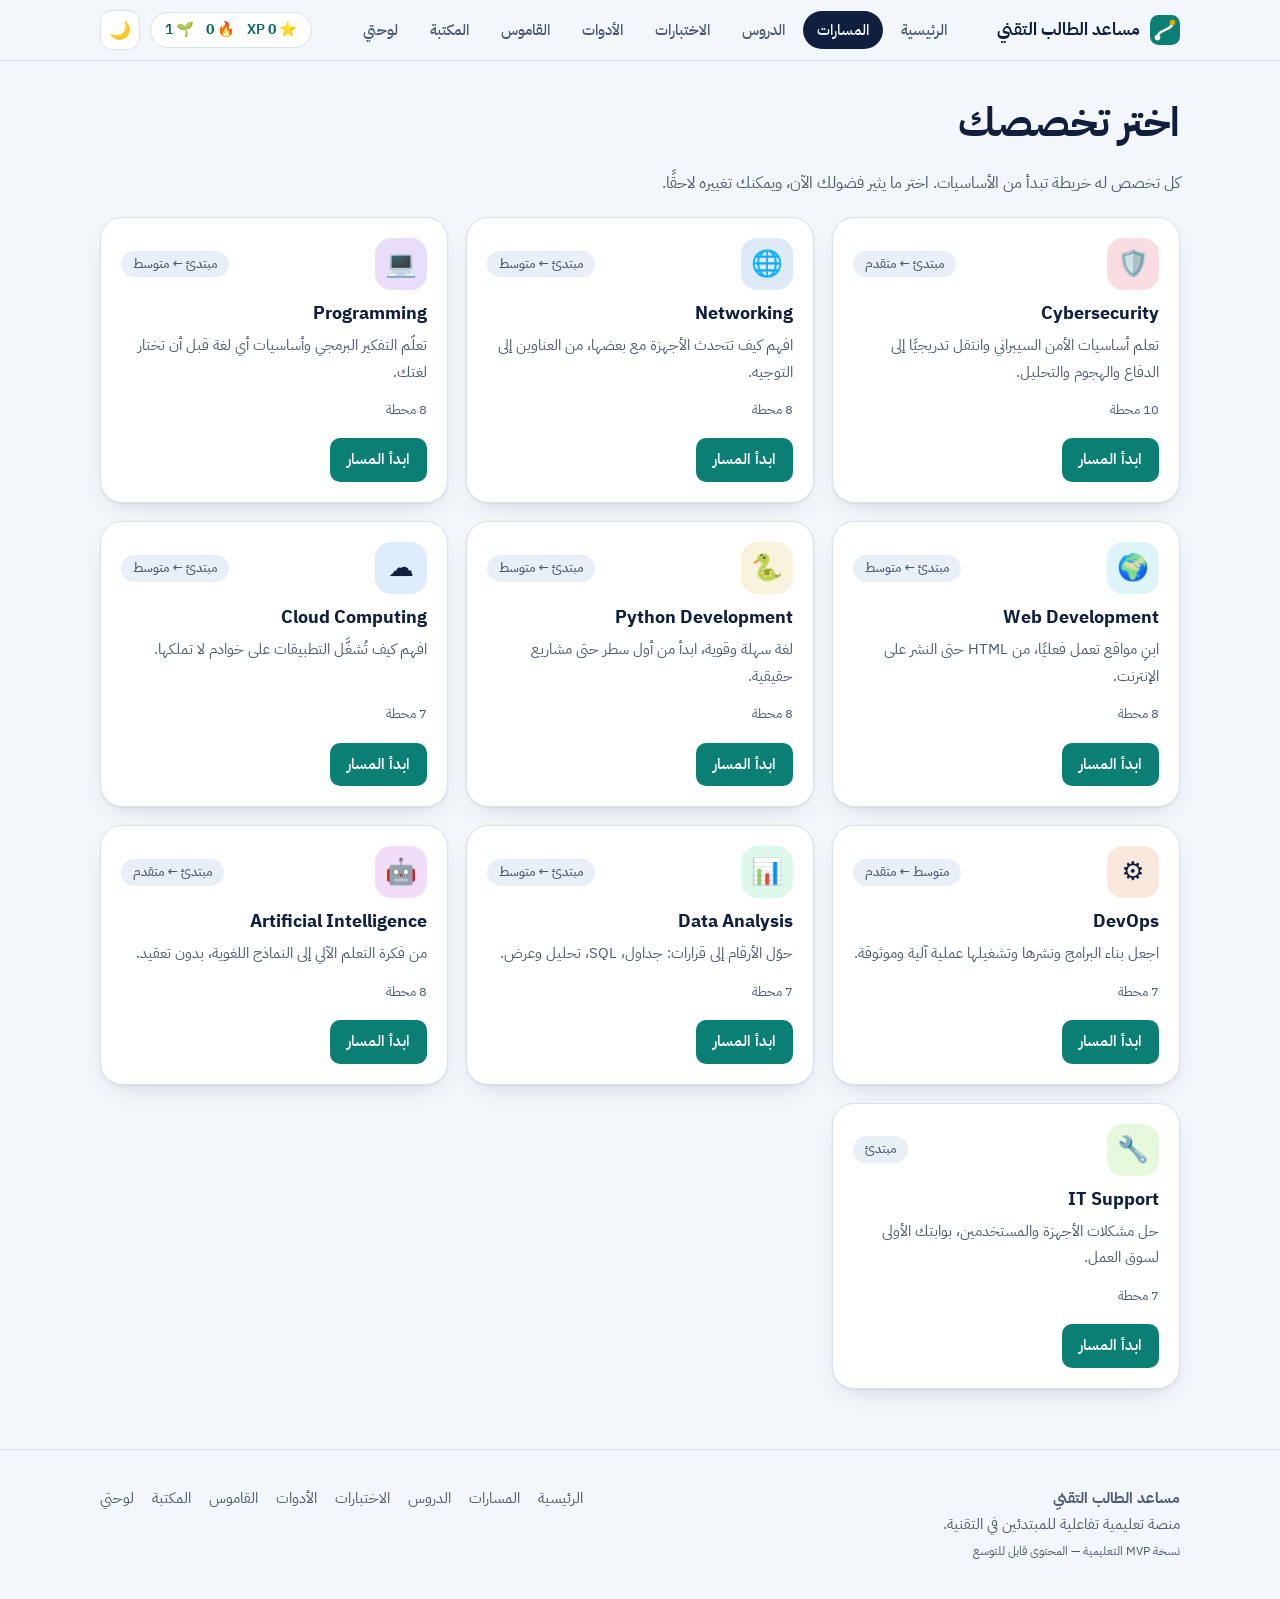
<file: roadmap.html>
<!DOCTYPE html>
<html lang="ar" dir="rtl">
<head>
<meta charset="utf-8">
<meta name="viewport" content="width=device-width, initial-scale=1">
<title>المسارات — مساعد الطالب التقني</title>
<script>try{document.documentElement.dataset.theme=localStorage.getItem('mst:theme')||(matchMedia('(prefers-color-scheme:dark)').matches?'dark':'light')}catch(e){}</script>
<link rel="preconnect" href="https://fonts.googleapis.com">
<link rel="preconnect" href="https://fonts.gstatic.com" crossorigin>
<link href="https://fonts.googleapis.com/css2?family=IBM+Plex+Sans+Arabic:wght@400;500;600;700&family=JetBrains+Mono:wght@500;700&display=swap" rel="stylesheet">
<link rel="stylesheet" href="css/style.css">
</head>
<body data-page="roadmap">
<div id="app-header"></div>
<main class="wrap" id="roadmap-root"></main>
<dialog id="sheet" class="sheet" aria-labelledby="sheet-title"></dialog>
<div id="app-footer"></div>
<script src="js/data.js"></script>
<script src="js/app.js"></script>
<script src="js/roadmap.js"></script>
</body>
</html>
</file>
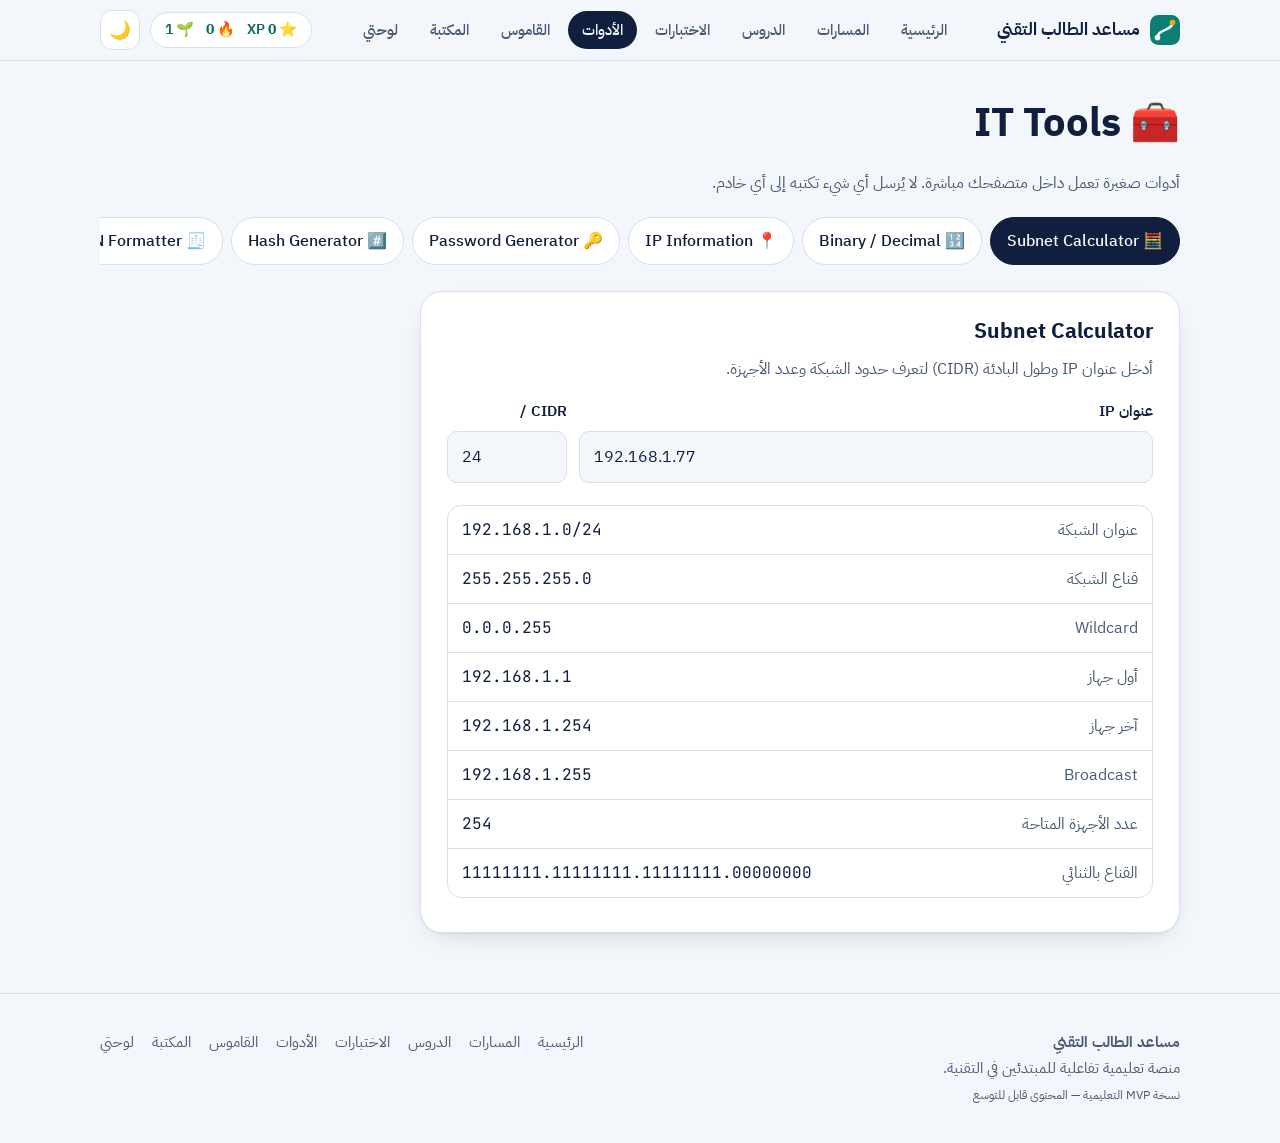
<file: tools.html>
<!DOCTYPE html>
<html lang="ar" dir="rtl">
<head>
<meta charset="utf-8">
<meta name="viewport" content="width=device-width, initial-scale=1">
<title>IT Tools — مساعد الطالب التقني</title>
<script>try{document.documentElement.dataset.theme=localStorage.getItem('mst:theme')||(matchMedia('(prefers-color-scheme:dark)').matches?'dark':'light')}catch(e){}</script>
<link rel="preconnect" href="https://fonts.googleapis.com">
<link rel="preconnect" href="https://fonts.gstatic.com" crossorigin>
<link href="https://fonts.googleapis.com/css2?family=IBM+Plex+Sans+Arabic:wght@400;500;600;700&family=JetBrains+Mono:wght@500;700&display=swap" rel="stylesheet">
<link rel="stylesheet" href="css/style.css">
</head>
<body data-page="tools">
<div id="app-header"></div>
<main class="wrap">
  <div class="page-head"><h1>🧰 IT Tools</h1>
    <p>أدوات صغيرة تعمل داخل متصفحك مباشرة. لا يُرسل أي شيء تكتبه إلى أي خادم.</p></div>
  <div class="tool-tabs" role="tablist" aria-label="الأدوات" id="tabs"></div>
  <div id="panels"></div>
</main>
<div id="app-footer"></div>
<script src="js/data.js"></script>
<script src="js/app.js"></script>
<script src="js/tools.js"></script>
</body>
</html>
</file>
<file: css/style.css>
/* ==========================================================
   مساعد الطالب التقني — style.css
   خطوط: IBM Plex Sans Arabic (نص) + JetBrains Mono (أكواد)
   الاتجاه: RTL افتراضيًا، والخصائص المنطقية (inline/block) تجعل
   التحويل إلى LTR لاحقًا بتغيير dir فقط.
   ========================================================== */

:root {
  --bg: #F3F6FA;
  --surface: #FFFFFF;
  --surface-2: #E9EFF6;
  --ink: #0F1F3D;
  --ink-2: #4A5A74;
  --line: #D8E0EB;
  --brand: #0B7F74;
  --brand-ink: #FFFFFF;
  --brand-text: #0A6B61;
  --brand-soft: #D6F1ED;
  --xp: #F2A900;
  --xp-ink: #3A2A00;
  --xp-soft: #FFF0C7;
  --ok: #178A4F;
  --ok-soft: #DDF5E8;
  --bad: #C93440;
  --bad-soft: #FDE4E6;
  --premium: #6240F0;
  --premium-soft: #ECE7FF;
  --shadow: 0 1px 2px rgba(15, 31, 61, .06), 0 10px 28px -14px rgba(15, 31, 61, .22);
  --r-lg: 22px;
  --r-md: 14px;
  --r-sm: 10px;
  --font: "IBM Plex Sans Arabic", "Segoe UI", Tahoma, system-ui, sans-serif;
  --mono: "JetBrains Mono", ui-monospace, "Cascadia Code", Consolas, monospace;
}

[data-theme="dark"] {
  --bg: #0A1220;
  --surface: #111C30;
  --surface-2: #192741;
  --ink: #E8EEF8;
  --ink-2: #9FB0CB;
  --line: #243350;
  --brand: #2CC4B3;
  --brand-ink: #04211E;
  --brand-text: #52D9CA;
  --brand-soft: #0E3836;
  --xp: #FFC53D;
  --xp-ink: #2B2000;
  --xp-soft: #3A2E0A;
  --ok: #3DD68C;
  --ok-soft: #0F3626;
  --bad: #FF7A82;
  --bad-soft: #3D1A1F;
  --premium: #A28DFF;
  --premium-soft: #251F4D;
  --shadow: 0 1px 2px rgba(0, 0, 0, .4), 0 10px 28px -14px rgba(0, 0, 0, .65);
}

*, *::before, *::after { box-sizing: border-box; }
html { -webkit-text-size-adjust: 100%; scroll-behavior: smooth; }
body {
  margin: 0; font-family: var(--font); font-size: 16px; line-height: 1.75;
  background: var(--bg); color: var(--ink);
}
img, svg { max-width: 100%; }
a { color: var(--brand-text); text-decoration: none; }
a:hover { text-decoration: underline; }
h1, h2, h3, h4 { line-height: 1.3; margin: 0 0 .5em; font-weight: 700; }
p { margin: 0 0 1em; }
:focus-visible { outline: 3px solid var(--brand); outline-offset: 3px; border-radius: 6px; }
.sr-only { position: absolute; width: 1px; height: 1px; overflow: hidden; clip: rect(0 0 0 0); white-space: nowrap; }
.muted { color: var(--ink-2); }
.ltr { direction: ltr; unicode-bidi: isolate; display: inline-block; }

.wrap { max-width: 1120px; margin-inline: auto; padding-inline: 20px; }
.section { padding-block: 56px; }
.section-head { max-width: 640px; margin-block-end: 28px; }
.section-head h2 { font-size: clamp(1.5rem, 3.2vw, 2.1rem); }
.section-head p { color: var(--ink-2); margin: 0; }

/* ---------- Buttons & chips ---------- */
.btn {
  display: inline-flex; align-items: center; justify-content: center; gap: 8px;
  padding: 12px 22px; border-radius: 12px; border: 1.5px solid transparent;
  font: inherit; font-weight: 600; cursor: pointer; text-decoration: none;
  background: var(--brand); color: var(--brand-ink); transition: transform .15s, filter .15s;
}
.btn:hover { filter: brightness(1.07); text-decoration: none; }
.btn:active { transform: translateY(1px); }
.btn-lg { padding: 15px 30px; font-size: 1.08rem; border-radius: 14px; }
.btn-sm { padding: 8px 16px; font-size: .92rem; border-radius: 10px; }
.btn-ghost { background: transparent; color: var(--ink); border-color: var(--line); }
.btn-ghost:hover { background: var(--surface-2); }
.btn-xp { background: var(--xp); color: var(--xp-ink); }
.btn[disabled], .btn[aria-disabled="true"] { opacity: .5; pointer-events: none; }

.chip {
  display: inline-flex; align-items: center; gap: 6px; padding: 2px 12px;
  border-radius: 999px; font-size: .82rem; font-weight: 500;
  background: var(--surface-2); color: var(--ink-2); white-space: nowrap;
}
.chip.brand { background: var(--brand-soft); color: var(--brand-text); }
.chip.xp { background: var(--xp-soft); color: var(--xp-ink); }
[data-theme="dark"] .chip.xp { color: var(--xp); }
.chip.premium { background: var(--premium-soft); color: var(--premium); }
.chip.ok { background: var(--ok-soft); color: var(--ok); }

/* ---------- Progress bar ---------- */
.bar { height: 12px; border-radius: 999px; background: var(--surface-2); overflow: hidden; }
.bar > i { display: block; height: 100%; border-radius: inherit; background: var(--brand); transition: width .6s cubic-bezier(.2, .8, .2, 1); }
.bar.xp > i { background: var(--xp); }
.bar.sm { height: 8px; }

/* ---------- Header / nav ---------- */
.site-header { position: sticky; top: 0; z-index: 30; background: color-mix(in srgb, var(--bg) 88%, transparent); backdrop-filter: blur(10px); border-block-end: 1px solid var(--line); }
.hd-row { display: flex; align-items: center; gap: 14px; min-height: 60px; }
.logo { display: flex; align-items: center; gap: 10px; font-weight: 700; font-size: 1.05rem; color: var(--ink); }
.logo:hover { text-decoration: none; }
.logo svg { width: 30px; height: 30px; flex: none; }
.hd-spacer { flex: 1; }
.xp-pill { display: inline-flex; align-items: center; gap: 12px; padding: 4px 14px; border-radius: 999px; background: var(--surface); border: 1px solid var(--line); font-size: .9rem; font-weight: 600; }
.xp-pill span { white-space: nowrap; }
.icon-btn { width: 40px; height: 40px; border-radius: 12px; border: 1px solid var(--line); background: var(--surface); color: var(--ink); cursor: pointer; font-size: 1.1rem; }
.icon-btn:hover { background: var(--surface-2); }
.main-nav { display: flex; gap: 4px; overflow-x: auto; padding-block: 6px 10px; scrollbar-width: none; }
.main-nav::-webkit-scrollbar { display: none; }
.main-nav a { flex: none; padding: 6px 14px; border-radius: 999px; color: var(--ink-2); font-weight: 500; font-size: .95rem; }
.main-nav a:hover { background: var(--surface-2); text-decoration: none; }
.main-nav a[aria-current="page"] { background: var(--ink); color: var(--bg); }
@media (min-width: 900px) {
  .site-header .wrap { display: flex; align-items: center; gap: 20px; }
  .hd-row { flex: none; }
  .main-nav { order: 2; padding: 0; flex: 1; justify-content: center; }
  .site-header .hd-tools { order: 3; display: flex; gap: 10px; align-items: center; }
}
.hd-tools { display: flex; gap: 10px; align-items: center; margin-inline-start: auto; }
@media (max-width: 899px) { .hd-row { flex-wrap: nowrap; } .xp-pill .lvl { display: none; } }

/* ---------- Hero ---------- */
.hero { padding-block: 40px 56px; }
.hero-grid { display: grid; gap: 36px; align-items: center; }
@media (min-width: 900px) { .hero-grid { grid-template-columns: 1.05fr .95fr; gap: 56px; } .hero { padding-block: 64px 80px; } }
.hero h1 { font-size: clamp(2.2rem, 6vw, 3.9rem); line-height: 1.2; letter-spacing: -.01em; margin-block-end: .35em; }
.hero .lead { font-size: 1.2rem; color: var(--ink-2); max-width: 30ch; margin-block-end: 1.6em; }
.hero-cta { display: flex; flex-wrap: wrap; gap: 12px; align-items: center; }
.hero-note { margin-block-start: 14px; font-size: .9rem; color: var(--ink-2); }

.trail-card {
  position: relative; border-radius: 28px; padding: 8px; background: var(--surface); box-shadow: var(--shadow);
  background-image: radial-gradient(var(--line) 1.2px, transparent 1.3px); background-size: 22px 22px;
}
.trail-card svg { display: block; width: 100%; height: auto; direction: ltr; }
.hz-base { fill: none; stroke: var(--line); stroke-width: 6; stroke-dasharray: 2 12; stroke-linecap: round; }
.hz-done { fill: none; stroke: var(--brand); stroke-width: 7; stroke-linecap: round; stroke-dasharray: 1; stroke-dashoffset: 1; animation: draw 2.1s .3s cubic-bezier(.4, 0, .2, 1) forwards; }
@keyframes draw { to { stroke-dashoffset: 0; } }
.hn { opacity: 0; transform-box: fill-box; transform-origin: center; animation: pop .5s cubic-bezier(.3, 1.6, .5, 1) forwards; animation-delay: calc(.2s + var(--i) * .42s); }
@keyframes pop { from { opacity: 0; transform: scale(.4); } to { opacity: 1; transform: scale(1); } }
.hn circle { fill: var(--surface); stroke: var(--line); stroke-width: 4; }
.hn.done circle { fill: var(--brand); stroke: var(--brand); }
.hn.now circle { fill: var(--surface); stroke: var(--brand); stroke-width: 5; }
.hn.lock circle { fill: var(--surface-2); }
.hn .glyph { font-size: 22px; text-anchor: middle; dominant-baseline: central; font-family: var(--font); font-weight: 700; }
.hn.done .glyph { fill: var(--brand-ink); }
.hn.now .glyph { fill: var(--brand-text); }
.hn .lbl { font-size: 15px; font-weight: 600; text-anchor: middle; fill: var(--ink); font-family: var(--mono); }
.hn.lock .lbl { fill: var(--ink-2); }
.hn .flag rect { fill: var(--ink); }
.hn .flag text { fill: var(--bg); font-size: 14px; font-weight: 600; text-anchor: middle; dominant-baseline: central; font-family: var(--font); }
.hxp { opacity: 0; animation: pop .5s 2.1s cubic-bezier(.3, 1.6, .5, 1) forwards; transform-box: fill-box; transform-origin: center; }
.hxp rect { fill: var(--xp); }
.hxp text { fill: var(--xp-ink); font-weight: 700; font-size: 15px; text-anchor: middle; dominant-baseline: central; font-family: var(--font); }

/* ---------- How it works ---------- */
.steps { display: grid; gap: 18px; counter-reset: s; grid-template-columns: repeat(auto-fit, minmax(210px, 1fr)); }
.step { position: relative; padding-block-start: 18px; border-block-start: 3px solid var(--line); }
.step::before { counter-increment: s; content: counter(s); position: absolute; inset-block-start: -17px; inset-inline-start: 0; width: 31px; height: 31px; border-radius: 50%; display: grid; place-items: center; background: var(--brand); color: var(--brand-ink); font-weight: 700; font-size: .95rem; }
.step h3 { font-size: 1.1rem; margin-block-start: 8px; }
.step p { color: var(--ink-2); margin: 0; font-size: .96rem; }

/* ---------- Track cards ---------- */
.track-grid { display: grid; gap: 18px; grid-template-columns: repeat(auto-fill, minmax(260px, 1fr)); }
.track-card {
  display: flex; flex-direction: column; gap: 6px; padding: 20px; border-radius: var(--r-lg);
  background: var(--surface); box-shadow: var(--shadow); border: 1px solid var(--line);
  --tint: color-mix(in srgb, hsl(var(--h) 75% 48%) 15%, var(--surface));
}
.track-card .tc-top { display: flex; justify-content: space-between; align-items: center; margin-block-end: 6px; }
.tc-ico { width: 52px; height: 52px; border-radius: 16px; display: grid; place-items: center; font-size: 1.6rem; background: var(--tint); }
.track-card h3 { font-size: 1.15rem; margin: 0; }
.track-card p { color: var(--ink-2); font-size: .95rem; margin: 0 0 8px; flex: 1; }
.track-card small { color: var(--ink-2); }
.track-card .btn { margin-block-start: 10px; align-self: flex-start; }
.track-card:hover { border-color: color-mix(in srgb, hsl(var(--h) 75% 48%) 55%, var(--line)); }

/* ---------- Journey preview (home) ---------- */
.split { display: grid; gap: 32px; align-items: center; }
@media (min-width: 860px) { .split { grid-template-columns: 1fr 1fr; gap: 56px; } }
.preview { background: var(--surface); border-radius: var(--r-lg); box-shadow: var(--shadow); border: 1px solid var(--line); padding: 24px; }
.preview h3 { display: flex; justify-content: space-between; align-items: center; gap: 10px; font-size: 1.05rem; }
.preview .row { display: flex; align-items: center; gap: 10px; padding: 9px 0; border-block-start: 1px solid var(--line); }
.preview .row:first-of-type { margin-block-start: 14px; }
.preview .row .st { margin-inline-start: auto; }
.bullets { list-style: none; padding: 0; margin: 0; display: grid; gap: 14px; }
.bullets li { display: flex; gap: 12px; }
.bullets .ic { flex: none; width: 38px; height: 38px; border-radius: 12px; background: var(--brand-soft); display: grid; place-items: center; }
.bullets b { display: block; }
.bullets span { color: var(--ink-2); font-size: .95rem; }

/* ---------- Plans ---------- */
.plans { display: grid; gap: 18px; grid-template-columns: repeat(auto-fit, minmax(280px, 1fr)); max-width: 820px; }
.plan { padding: 26px; border-radius: var(--r-lg); border: 1.5px solid var(--line); background: var(--surface); }
.plan.pro { border-color: var(--premium); background: linear-gradient(var(--premium-soft), var(--surface) 55%); }
.plan ul { padding-inline-start: 20px; margin: 12px 0 0; color: var(--ink-2); }
.plan li { margin-block: 4px; }

/* ---------- Page header ---------- */
.page-head { padding-block: 36px 20px; }
.page-head h1 { font-size: clamp(1.7rem, 4vw, 2.5rem); }
.page-head p { color: var(--ink-2); max-width: 60ch; margin: 0; }
.crumbs { font-size: .9rem; color: var(--ink-2); margin-block-end: 8px; }

/* ---------- Roadmap ---------- */
.rm-head { display: grid; gap: 16px; padding: 22px; background: var(--surface); border-radius: var(--r-lg); box-shadow: var(--shadow); border: 1px solid var(--line); margin-block-end: 28px; }
@media (min-width: 760px) { .rm-head { grid-template-columns: 1fr 1fr; align-items: center; } }
.rm-head h1 { font-size: 1.6rem; margin: 0; display: flex; align-items: center; gap: 12px; }
.rm-meta { display: flex; justify-content: space-between; margin-block-end: 8px; font-weight: 600; }
.trail { position: relative; max-width: 560px; margin-inline: auto; list-style: none; padding: 0; margin-block: 0 40px; }
.trail li { position: relative; height: 142px; }
.trail svg { position: absolute; inset: 0; width: 100%; height: 100%; pointer-events: none; overflow: visible; }
.seg { fill: none; stroke-width: 6; stroke-linecap: round; }
.seg.done { stroke: var(--brand); }
.seg.next { stroke: var(--brand); stroke-dasharray: 2 12; }
.seg.locked { stroke: var(--line); stroke-dasharray: 2 12; }
.node {
  position: absolute; top: 50%; transform: translate(-50%, -50%); width: 150px;
  display: flex; flex-direction: column; align-items: center; gap: 6px; background: none; border: 0;
  font: inherit; color: inherit; cursor: pointer; padding: 0; text-align: center;
}
.node .dot { width: 66px; height: 66px; border-radius: 50%; display: grid; place-items: center; font-size: 1.5rem; font-weight: 700; background: var(--surface); border: 3px solid var(--line); color: var(--ink-2); transition: transform .15s; position: relative; z-index: 1; }
.node:hover .dot { transform: scale(1.08); }
.node.done .dot { background: var(--ok); border-color: var(--ok); color: #fff; }
.node.current .dot { border-color: var(--brand); color: var(--brand-text); box-shadow: 0 0 0 7px var(--brand-soft); }
.node.locked .dot { background: var(--surface-2); }
.node.premium .dot { border-color: var(--premium); }
.node .nm { font-weight: 600; font-size: .93rem; line-height: 1.35; max-width: 140px; }
.node .en { font-family: var(--mono); font-size: .74rem; color: var(--ink-2); direction: ltr; }
.node.locked .nm { color: var(--ink-2); }
.here { position: absolute; inset-block-start: -22px; z-index: 2; padding: 1px 10px; border-radius: 999px; background: var(--ink); color: var(--bg); font-size: .76rem; font-weight: 600; white-space: nowrap; }

/* ---------- Dialog / sheet ---------- */
dialog { border: 0; padding: 0; border-radius: 24px; width: min(540px, 92vw); max-height: 90vh; background: var(--surface); color: var(--ink); box-shadow: 0 30px 80px -20px rgba(0, 0, 0, .5); overflow: auto; }
dialog::backdrop { background: rgba(8, 14, 28, .55); }
@media (max-width: 640px) { dialog.sheet { margin: auto 0 0; width: 100%; max-width: 100%; border-radius: 24px 24px 0 0; } }
.dlg { padding: 26px; }
.dlg-close { float: inline-end; }
.sheet-head h2 { font-size: 1.4rem; margin: 8px 0 0; }
.sheet-head .en { font-family: var(--mono); direction: ltr; text-align: start; color: var(--ink-2); margin: 0 0 16px; font-size: .9rem; }
.note { padding: 14px 16px; border-radius: var(--r-md); background: var(--surface-2); color: var(--ink-2); margin: 0; }
.tiles { display: grid; gap: 10px; grid-template-columns: 1fr 1fr; margin-block: 14px; }
.tile { display: flex; flex-direction: column; gap: 2px; padding: 14px; border-radius: var(--r-md); border: 1.5px solid var(--line); background: var(--bg); color: var(--ink); text-decoration: none; }
a.tile:hover { border-color: var(--brand); text-decoration: none; }
.tile b { font-size: 1rem; }
.tile small { color: var(--ink-2); line-height: 1.4; }
.tile .ti { font-size: 1.4rem; }
.celebrate { text-align: center; padding: 34px 26px; }
.celebrate .big { font-size: 3.4rem; line-height: 1; }
.celebrate h2 { margin-block: 12px 6px; font-size: 1.8rem; }
.celebrate .xp-gain { display: inline-block; margin-block: 8px 18px; padding: 6px 22px; border-radius: 999px; background: var(--xp); color: var(--xp-ink); font-weight: 700; font-size: 1.3rem; animation: pop .55s cubic-bezier(.3, 1.6, .5, 1); }
.celebrate .acts { display: flex; gap: 10px; justify-content: center; flex-wrap: wrap; }

/* ---------- Lesson ---------- */
.lesson-grid { display: grid; gap: 28px; padding-block-end: 60px; }
@media (min-width: 960px) { .lesson-grid { grid-template-columns: 230px minmax(0, 1fr); } }
.toc { position: sticky; top: 130px; align-self: start; display: none; }
@media (min-width: 960px) { .toc { display: block; top: 90px; } }
.toc ol { list-style: none; margin: 0; padding: 0; display: grid; gap: 2px; }
.toc a { display: block; padding: 6px 12px; border-radius: 10px; color: var(--ink-2); font-size: .93rem; }
.toc a:hover { background: var(--surface-2); text-decoration: none; }
.lsec { position: relative; margin-block-end: 20px; padding: 24px 24px 12px; border-radius: var(--r-lg); background: var(--surface); border: 1px solid var(--line); scroll-margin-top: 110px; }
.lsec > h2 { display: flex; align-items: center; gap: 12px; font-size: 1.2rem; }
.lsec > h2 .n { flex: none; width: 32px; height: 32px; border-radius: 50%; display: grid; place-items: center; background: var(--brand-soft); color: var(--brand-text); font-size: .95rem; }
.term-box { padding: 16px 18px; border-radius: var(--r-md); background: var(--brand-soft); margin-block-end: 1em; }
.term-box .t { font-family: var(--mono); font-weight: 700; font-size: 1.25rem; direction: ltr; text-align: start; }
.lsec ol.how { padding-inline-start: 22px; }
.lsec ol.how li { margin-block: 6px; }
.code { position: relative; margin: 0 0 1em; padding: 16px 18px; border-radius: var(--r-md); background: #0C1424; color: #DCE6F7; font-family: var(--mono); font-size: .88rem; line-height: 1.7; overflow-x: auto; direction: ltr; text-align: left; white-space: pre; }
.code .copy { position: absolute; inset-block-start: 8px; inset-inline-end: 8px; font-family: var(--font); font-size: .78rem; padding: 3px 10px; border-radius: 8px; border: 1px solid #34456B; background: #17233D; color: #DCE6F7; cursor: pointer; }
.tasks { list-style: none; padding: 0; margin: 0 0 1em; display: grid; gap: 8px; }
.tasks label { display: flex; gap: 12px; align-items: flex-start; padding: 12px 14px; border-radius: var(--r-md); border: 1.5px solid var(--line); cursor: pointer; }
.tasks input { width: 20px; height: 20px; margin-block-start: 4px; accent-color: var(--brand); flex: none; }
.tasks label:has(input:checked) { background: var(--ok-soft); border-color: var(--ok); }
.cta-row { display: flex; flex-wrap: wrap; gap: 10px; margin-block: 8px 14px; }

/* ---------- Quiz ---------- */
.quiz-card { max-width: 720px; margin-inline: auto; padding: 28px; border-radius: var(--r-lg); background: var(--surface); border: 1px solid var(--line); box-shadow: var(--shadow); }
.q-top { display: flex; justify-content: space-between; align-items: center; gap: 12px; margin-block-end: 18px; font-weight: 600; }
.q-text { font-size: 1.3rem; font-weight: 700; margin-block: 18px; }
.opts { display: grid; gap: 10px; }
.opt { display: flex; align-items: center; gap: 14px; width: 100%; padding: 14px 16px; border-radius: var(--r-md); border: 1.5px solid var(--line); background: var(--bg); color: var(--ink); font: inherit; text-align: start; cursor: pointer; transition: border-color .15s, background .15s; }
.opt:hover:not([disabled]) { border-color: var(--brand); }
.opt .k { flex: none; width: 30px; height: 30px; border-radius: 9px; display: grid; place-items: center; background: var(--surface-2); font-family: var(--mono); font-weight: 700; font-size: .9rem; }
.opt.right { border-color: var(--ok); background: var(--ok-soft); }
.opt.right .k { background: var(--ok); color: #fff; }
.opt.wrong { border-color: var(--bad); background: var(--bad-soft); }
.opt.wrong .k { background: var(--bad); color: #fff; }
.opt[disabled] { cursor: default; }
.why { margin-block-start: 16px; padding: 14px 16px; border-radius: var(--r-md); border-inline-start: 5px solid var(--brand); background: var(--brand-soft); animation: fade .25s; }
.why.bad { border-color: var(--bad); background: var(--bad-soft); }
@keyframes fade { from { opacity: 0; transform: translateY(6px); } to { opacity: 1; transform: none; } }
.score { text-align: center; padding-block: 10px; }
.score .num { font-size: 4rem; font-weight: 700; line-height: 1.1; direction: ltr; }
.review { margin-block-start: 22px; display: grid; gap: 8px; text-align: start; }
.review .r { display: flex; gap: 10px; padding: 10px 14px; border-radius: var(--r-sm); background: var(--bg); }

/* ---------- Lists (lessons/quizzes index) ---------- */
.list-grid { display: grid; gap: 14px; grid-template-columns: repeat(auto-fill, minmax(300px, 1fr)); }
.item-card { display: flex; gap: 14px; align-items: flex-start; padding: 18px; border-radius: var(--r-md); background: var(--surface); border: 1px solid var(--line); color: var(--ink); }
a.item-card:hover { border-color: var(--brand); text-decoration: none; }
.item-card .ic { flex: none; width: 46px; height: 46px; border-radius: 14px; display: grid; place-items: center; font-size: 1.3rem; background: color-mix(in srgb, hsl(var(--h, 170) 75% 48%) 15%, var(--surface)); }
.item-card h3 { font-size: 1.02rem; margin: 0 0 2px; }
.item-card p { margin: 0; color: var(--ink-2); font-size: .9rem; }
.group-title { margin-block: 32px 14px; font-size: 1.15rem; display: flex; align-items: center; gap: 10px; }

/* ---------- Dashboard ---------- */
.dash-grid { display: grid; gap: 20px; padding-block-end: 60px; }
@media (min-width: 900px) { .dash-grid { grid-template-columns: 1.4fr 1fr; } .dash-grid .full { grid-column: 1 / -1; } }
.panel { padding: 24px; border-radius: var(--r-lg); background: var(--surface); border: 1px solid var(--line); box-shadow: var(--shadow); }
.panel h2 { font-size: 1.1rem; display: flex; align-items: center; justify-content: space-between; gap: 10px; }
.stat-row { display: grid; grid-template-columns: repeat(3, 1fr); gap: 10px; margin-block: 16px; }
.stat { padding: 12px; border-radius: var(--r-md); background: var(--bg); text-align: center; }
.stat b { display: block; font-size: 1.5rem; line-height: 1.2; direction: ltr; }
.stat small { color: var(--ink-2); }
.lvl-name { font-size: 1.35rem; font-weight: 700; }
.goal { display: flex; align-items: center; gap: 12px; padding: 10px 0; border-block-start: 1px solid var(--line); }
.goal:first-of-type { border: 0; }
.goal .ck { flex: none; width: 26px; height: 26px; border-radius: 8px; border: 2px solid var(--line); display: grid; place-items: center; font-size: .9rem; }
.goal.done .ck { background: var(--ok); border-color: var(--ok); color: #fff; }
.goal small { margin-inline-start: auto; color: var(--ink-2); direction: ltr; }
.tp { display: grid; gap: 6px; padding: 12px 0; border-block-start: 1px solid var(--line); }
.tp:first-of-type { border: 0; }
.tp .l { display: flex; justify-content: space-between; align-items: center; gap: 8px; font-weight: 600; }
.badges { display: grid; gap: 12px; grid-template-columns: repeat(auto-fill, minmax(150px, 1fr)); }
.badge { text-align: center; padding: 14px 10px; border-radius: var(--r-md); background: var(--bg); border: 1.5px solid var(--line); }
.badge .bi { font-size: 2rem; display: block; }
.badge b { font-size: .92rem; display: block; line-height: 1.4; }
.badge small { color: var(--ink-2); line-height: 1.4; display: block; }
.badge.off { opacity: .55; filter: grayscale(1); }
.badge.on { border-color: var(--xp); background: var(--xp-soft); }
.continue { display: flex; flex-wrap: wrap; align-items: center; justify-content: space-between; gap: 14px; padding: 18px 20px; border-radius: var(--r-md); background: var(--brand-soft); }
.name-form { display: flex; gap: 8px; flex-wrap: wrap; }

/* ---------- Forms / tools ---------- */
.field { display: grid; gap: 6px; margin-block-end: 14px; }
.field label, .lbl-t { font-weight: 600; font-size: .92rem; }
input[type="text"], input[type="search"], input[type="number"], select, textarea {
  width: 100%; padding: 11px 14px; border-radius: 10px; border: 1.5px solid var(--line); background: var(--bg); color: var(--ink); font: inherit;
}
input[type="range"] { width: 100%; accent-color: var(--brand); }
textarea { min-height: 170px; resize: vertical; }
.mono { font-family: var(--mono); direction: ltr; text-align: left; }
.tool-tabs { display: flex; gap: 8px; overflow-x: auto; padding-block-end: 8px; margin-block-end: 18px; scrollbar-width: thin; }
.tool-tabs button { flex: none; padding: 9px 16px; border-radius: 999px; border: 1.5px solid var(--line); background: var(--surface); color: var(--ink); font: inherit; font-weight: 500; cursor: pointer; }
.tool-tabs button[aria-selected="true"] { background: var(--ink); color: var(--bg); border-color: var(--ink); }
.tool-panel { max-width: 760px; padding: 26px; border-radius: var(--r-lg); background: var(--surface); border: 1px solid var(--line); box-shadow: var(--shadow); margin-block-end: 60px; }
.tool-panel[hidden] { display: none; }
.tool-panel h2 { font-size: 1.3rem; }
.row2 { display: grid; gap: 12px; grid-template-columns: 1fr 120px; }
.kv { display: grid; gap: 0; margin-block: 8px; border: 1px solid var(--line); border-radius: var(--r-md); overflow: hidden; }
.kv > div { display: flex; justify-content: space-between; gap: 14px; padding: 10px 14px; border-block-end: 1px solid var(--line); }
.kv > div:last-child { border: 0; }
.kv span:first-child { color: var(--ink-2); }
.kv span:last-child { font-family: var(--mono); direction: ltr; text-align: left; word-break: break-all; }
.out { display: flex; gap: 8px; align-items: center; padding: 12px 14px; border-radius: 10px; background: var(--bg); border: 1.5px solid var(--line); font-family: var(--mono); direction: ltr; word-break: break-all; }
.out span { flex: 1; text-align: left; }
.err { color: var(--bad); font-weight: 500; }
.checks { display: flex; flex-wrap: wrap; gap: 10px 22px; margin-block-end: 14px; }
.checks label { display: flex; gap: 8px; align-items: center; cursor: pointer; }
.checks input { accent-color: var(--brand); width: 18px; height: 18px; }
.meter { height: 8px; border-radius: 99px; background: var(--surface-2); overflow: hidden; margin-block: 8px 4px; }
.meter i { display: block; height: 100%; width: 0; transition: width .3s, background .3s; }
.cmd { padding: 14px 0; border-block-start: 1px solid var(--line); }
.cmd:first-child { border: 0; }
.cmd .c { font-family: var(--mono); font-weight: 700; direction: ltr; display: inline-block; }
.cmd .code { margin: 8px 0 0; padding: 10px 14px; font-size: .84rem; }

/* ---------- Dictionary ---------- */
.search-bar { position: relative; max-width: 560px; margin-block-end: 14px; }
.search-bar input { padding-inline-start: 44px; padding-block: 14px; border-radius: 14px; font-size: 1.05rem; }
.search-bar::before { content: "🔎"; position: absolute; inset-inline-start: 14px; inset-block-start: 50%; transform: translateY(-50%); }
.filters { display: flex; flex-wrap: wrap; gap: 8px; margin-block-end: 22px; }
.filters button { padding: 6px 16px; border-radius: 999px; border: 1.5px solid var(--line); background: var(--surface); color: var(--ink); font: inherit; font-size: .92rem; cursor: pointer; }
.filters button[aria-pressed="true"] { background: var(--brand); border-color: var(--brand); color: var(--brand-ink); }
.terms { display: grid; gap: 10px; max-width: 820px; padding-block-end: 60px; }
.term { border-radius: var(--r-md); border: 1px solid var(--line); background: var(--surface); }
.term summary { display: flex; align-items: center; gap: 12px; padding: 14px 18px; cursor: pointer; list-style: none; }
.term summary::-webkit-details-marker { display: none; }
.term summary b { font-family: var(--mono); font-size: 1.05rem; direction: ltr; }
.term summary span.ar { color: var(--ink-2); }
.term summary::after { content: "＋"; margin-inline-start: auto; color: var(--ink-2); }
.term[open] summary::after { content: "－"; }
.term .body { padding: 0 18px 16px; }
.rel { display: flex; flex-wrap: wrap; gap: 8px; align-items: center; }
.rel button { padding: 3px 12px; border-radius: 999px; border: 1px solid var(--line); background: var(--bg); color: var(--brand-text); font: inherit; font-family: var(--mono); font-size: .85rem; cursor: pointer; }
.empty { padding: 36px; text-align: center; color: var(--ink-2); border: 2px dashed var(--line); border-radius: var(--r-lg); }

/* ---------- Footer / toasts / ads ---------- */
.site-footer { border-block-start: 1px solid var(--line); padding-block: 36px; color: var(--ink-2); font-size: .92rem; }
.foot { display: flex; flex-wrap: wrap; gap: 18px 40px; justify-content: space-between; }
.foot nav { display: flex; flex-wrap: wrap; gap: 6px 18px; }
.foot a { color: var(--ink-2); }
#toasts { position: fixed; inset-block-end: 20px; inset-inline: 0; display: grid; justify-items: center; gap: 8px; z-index: 100; pointer-events: none; }
.toast { padding: 10px 20px; border-radius: 999px; background: var(--ink); color: var(--bg); font-weight: 600; box-shadow: var(--shadow); animation: fade .25s; }
.ad-slot { display: none; }
html[data-ads="on"] .ad-slot { display: grid; place-items: center; min-height: 90px; margin-block: 20px; border: 1px dashed var(--line); border-radius: var(--r-md); color: var(--ink-2); font-size: .8rem; }

@media (prefers-reduced-motion: reduce) {
  *, *::before, *::after { animation-duration: .01ms !important; animation-delay: 0s !important; transition-duration: .01ms !important; scroll-behavior: auto !important; }
  .hz-done { stroke-dashoffset: 0; }
}
</file>
